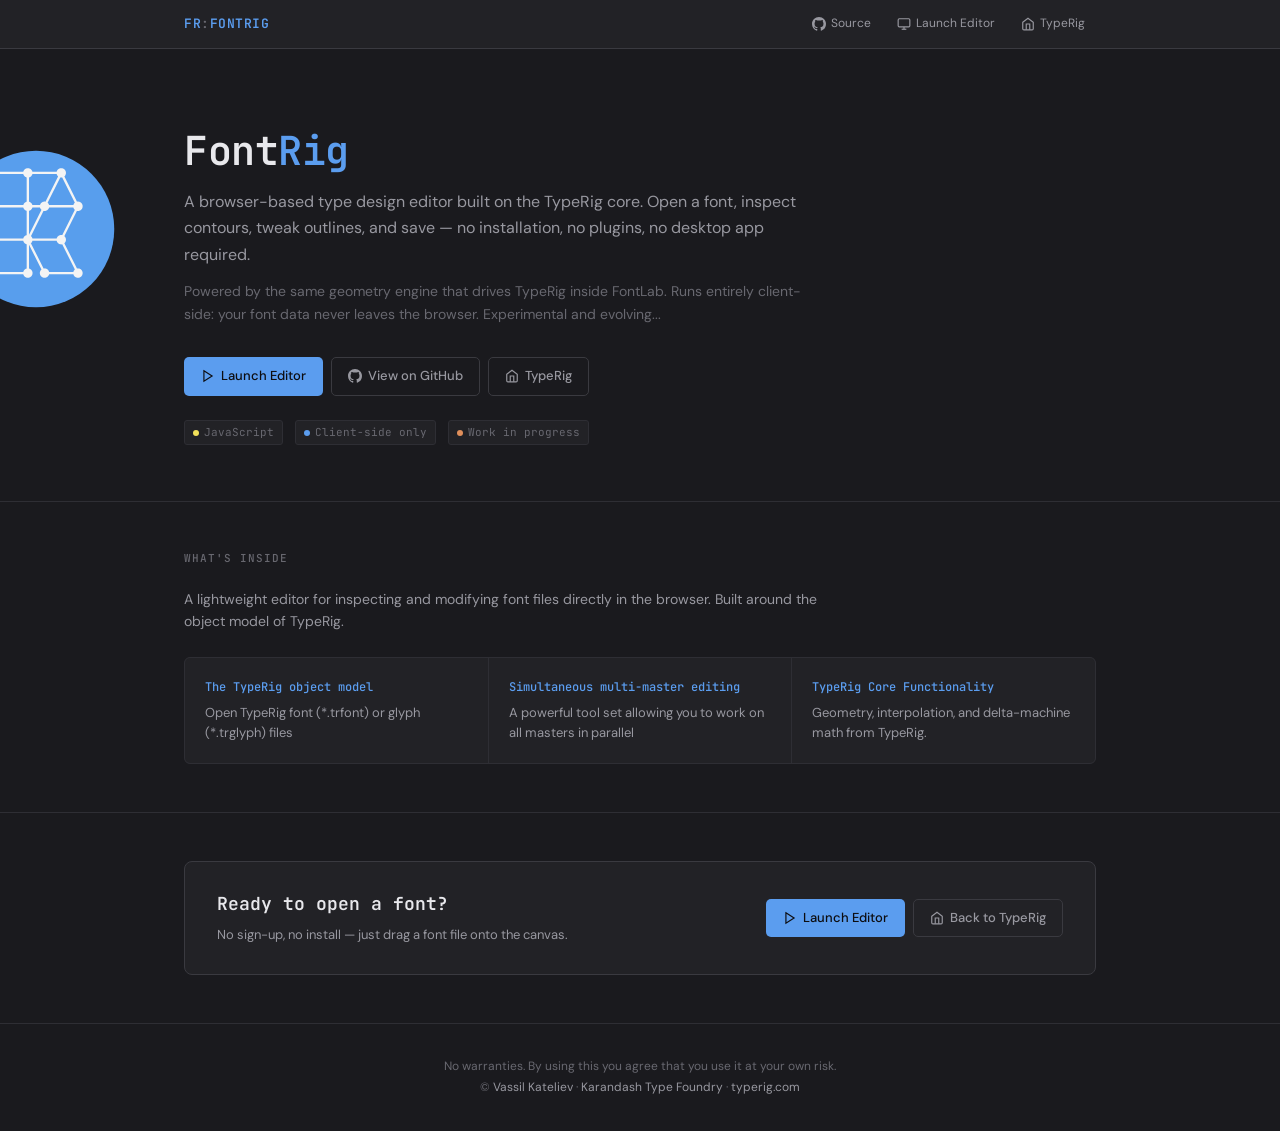
<file: index.html>
<!DOCTYPE html>
<html lang="en">
<head>
<meta charset="UTF-8">
<meta name="viewport" content="width=device-width, initial-scale=1.0">
<title>FontRig — Web Type Design Editor</title>
<meta name="description" content="Browser-based type design editor built on the TypeRig core. Load UFO/OTF/TTF fonts, inspect outlines, edit glyphs, and export — no installation required.">
<link rel="icon" type="image/svg+xml" href="editor/favicon.svg">
<link rel="preconnect" href="https://fonts.googleapis.com">
<link rel="preconnect" href="https://fonts.gstatic.com" crossorigin>
<link href="https://fonts.googleapis.com/css2?family=JetBrains+Mono:wght@300;400;500;600&family=DM+Sans:wght@400;500;600;700&display=swap" rel="stylesheet">
<style>
/* -- Variables ------------------------------------------- */
:root {
	--bg-primary: #1a1a1e;
	--bg-secondary: #222226;
	--bg-tertiary: #2a2a2e;
	--bg-hover: #333338;
	--border: #3a3a40;
	--border-subtle: #2e2e34;
	--text-primary: #e8e8ec;
	--text-secondary: #9898a0;
	--text-dim: #686870;
	--accent: #5b9def;
	--accent-dim: #3a6fb0;
	--accent-bg: rgba(91,157,239,0.08);
	--font-sans: 'DM Sans', system-ui, sans-serif;
	--font-mono: 'JetBrains Mono', 'Consolas', monospace;
}

/* -- Reset ----------------------------------------------- */
*, *::before, *::after { box-sizing: border-box; margin: 0; padding: 0; }

html {
	scroll-behavior: smooth;
	scrollbar-color: #3a3a40 transparent;
}

body {
	font-family: var(--font-sans);
	background: var(--bg-primary);
	color: var(--text-primary);
	-webkit-font-smoothing: antialiased;
	line-height: 1.6;
}

::-webkit-scrollbar { width: 6px; }
::-webkit-scrollbar-track { background: transparent; }
::-webkit-scrollbar-thumb { background: #3a3a40; border-radius: 3px; }
::-webkit-scrollbar-thumb:hover { background: #4a4a50; }

a { color: var(--accent); text-decoration: none; transition: color 0.15s; }
a:hover { color: var(--text-primary); }

/* -- Layout ---------------------------------------------- */
.wrap {
	max-width: 960px;
	margin: 0 auto;
	padding: 0 24px;
}

/* -- Header ---------------------------------------------- */
header {
	position: sticky;
	top: 0;
	z-index: 20;
	border-bottom: 1px solid var(--border);
	background: var(--bg-secondary);
}

.header-inner {
	display: flex;
	align-items: center;
	justify-content: space-between;
	height: 48px;
}

.logo {
	font-family: var(--font-mono);
	font-weight: 600;
	font-size: 13px;
	color: var(--accent);
	letter-spacing: 0.5px;
}

.logo span { color: var(--text-dim); }

nav { display: flex; gap: 4px; }

nav a {
	display: inline-flex;
	align-items: center;
	gap: 5px;
	padding: 5px 10px;
	border: 1px solid transparent;
	border-radius: 4px;
	color: var(--text-secondary);
	font-size: 12px;
	font-family: var(--font-sans);
	transition: all 0.15s;
}

nav a:hover {
	background: var(--bg-hover);
	color: var(--text-primary);
	border-color: var(--border);
}

nav a svg { width: 14px; height: 14px; flex-shrink: 0; }

/* -- Hero ------------------------------------------------ */
.hero {
	padding: 80px 0 56px;
	border-bottom: 1px solid var(--border-subtle);
}

.hero .wrap {
	position: relative;
}

.hero-logo {
	position: absolute;
	right: calc(100% + 24px);
	top: 0;
	width: 200px;
	height: 200px;
}

.hero-logo img {
	width: 100%;
	height: 100%;
	display: block;
}

.hero h1 {
	font-family: var(--font-mono);
	font-weight: 600;
	font-size: 40px;
	letter-spacing: -0.5px;
	line-height: 1.1;
	margin-bottom: 16px;
}

.hero h1 .accent { color: var(--accent); }

.hero .lead {
	font-size: 16px;
	color: var(--text-secondary);
	max-width: 640px;
	line-height: 1.65;
	margin-bottom: 12px;
}

.hero .sub {
	font-size: 14px;
	color: var(--text-dim);
	max-width: 640px;
	line-height: 1.6;
	margin-bottom: 32px;
}

.hero-actions { display: flex; gap: 8px; flex-wrap: wrap; }

.btn {
	display: inline-flex;
	align-items: center;
	gap: 6px;
	padding: 8px 16px;
	border-radius: 5px;
	font-family: var(--font-sans);
	font-size: 13px;
	font-weight: 500;
	cursor: pointer;
	transition: all 0.15s;
	border: 1px solid transparent;
}

.btn-primary {
	background: var(--accent);
	color: #0d0d10;
}

.btn-primary:hover {
	background: #6daaff;
	color: #0d0d10;
}

.btn-secondary {
	background: transparent;
	color: var(--text-secondary);
	border-color: var(--border);
}

.btn-secondary:hover {
	background: var(--bg-hover);
	color: var(--text-primary);
}

.btn svg { width: 14px; height: 14px; }

.badges {
	display: flex;
	gap: 12px;
	align-items: center;
	margin-top: 24px;
	flex-wrap: wrap;
}

.badge {
	display: inline-flex;
	align-items: center;
	gap: 5px;
	font-family: var(--font-mono);
	font-size: 11px;
	color: var(--text-dim);
	padding: 3px 8px;
	border: 1px solid var(--border-subtle);
	border-radius: 3px;
	background: var(--bg-secondary);
}

.badge .dot {
	width: 6px;
	height: 6px;
	border-radius: 50%;
	background: var(--accent);
}

.badge .dot.js  { background: #f1e05a; }
.badge .dot.wip { background: #e08f5b; }

/* -- Section shared -------------------------------------- */
.section {
	padding: 48px 0;
	border-bottom: 1px solid var(--border-subtle);
}

.section-label {
	font-family: var(--font-mono);
	font-size: 11px;
	font-weight: 500;
	color: var(--text-dim);
	letter-spacing: 1px;
	text-transform: uppercase;
	margin-bottom: 20px;
}

.section-desc {
	font-size: 14px;
	color: var(--text-secondary);
	max-width: 640px;
	line-height: 1.6;
	margin-bottom: 24px;
}

/* -- Grid cells ------------------------------------------ */
.grid-3 {
	display: grid;
	grid-template-columns: 1fr 1fr 1fr;
	gap: 1px;
	background: var(--border-subtle);
	border: 1px solid var(--border-subtle);
	border-radius: 6px;
	overflow: hidden;
}

.grid-2 {
	display: grid;
	grid-template-columns: 1fr 1fr;
	gap: 1px;
	background: var(--border-subtle);
	border: 1px solid var(--border-subtle);
	border-radius: 6px;
	overflow: hidden;
}

.cell {
	background: var(--bg-secondary);
	padding: 20px;
}

.cell h3 {
	font-family: var(--font-mono);
	font-size: 12px;
	font-weight: 500;
	color: var(--accent);
	margin-bottom: 6px;
}

.cell p {
	font-size: 13px;
	color: var(--text-secondary);
	line-height: 1.55;
}

/* -- Launch strip ---------------------------------------- */
.launch-strip {
	padding: 48px 0;
	border-bottom: 1px solid var(--border-subtle);
}

.launch-inner {
	display: flex;
	align-items: center;
	justify-content: space-between;
	gap: 24px;
	background: var(--bg-secondary);
	border: 1px solid var(--border);
	border-radius: 8px;
	padding: 28px 32px;
	flex-wrap: wrap;
}

.launch-text h2 {
	font-family: var(--font-mono);
	font-size: 18px;
	font-weight: 600;
	color: var(--text-primary);
	margin-bottom: 6px;
}

.launch-text p {
	font-size: 13px;
	color: var(--text-secondary);
}

.launch-actions { display: flex; gap: 8px; flex-wrap: wrap; }

/* -- Footer ---------------------------------------------- */
footer {
	padding: 32px 0;
	text-align: center;
}

footer p {
	font-size: 12px;
	color: var(--text-dim);
	line-height: 1.8;
}

footer a { color: var(--text-secondary); }

/* -- Responsive ------------------------------------------ */
@media (max-width: 640px) {
	.hero h1 { font-size: 28px; }
	.hero-logo {
		position: static;
		width: 80px;
		height: 80px;
		margin-bottom: 16px;
	}
	.grid-3 { grid-template-columns: 1fr; }
	.grid-2 { grid-template-columns: 1fr; }
	.badges { flex-wrap: wrap; }
	nav { gap: 2px; }
	nav a { padding: 5px 6px; font-size: 11px; }
	.launch-inner { flex-direction: column; align-items: flex-start; }
}
</style>
</head>
<body>

<!-- Header -->
<header>
	<div class="wrap header-inner">
		<a href="#" class="logo">FR<span>:</span>FONTRIG</a>
		<nav>
			<a href="https://github.com/kateliev/FontRig" target="_blank" rel="noopener">
				<svg viewBox="0 0 24 24" fill="currentColor"><path d="M12 0C5.37 0 0 5.37 0 12c0 5.31 3.435 9.795 8.205 11.385.6.105.825-.255.825-.57 0-.285-.015-1.23-.015-2.235-3.015.555-3.795-.735-4.035-1.41-.135-.345-.72-1.41-1.23-1.695-.42-.225-1.02-.78-.015-.795.945-.015 1.62.87 1.845 1.23 1.08 1.815 2.805 1.305 3.495.99.105-.78.42-1.305.765-1.605-2.67-.3-5.46-1.335-5.46-5.925 0-1.305.465-2.385 1.23-3.225-.12-.3-.54-1.53.12-3.18 0 0 1.005-.315 3.3 1.23.96-.27 1.98-.405 3-.405s2.04.135 3 .405c2.295-1.56 3.3-1.23 3.3-1.23.66 1.65.24 2.88.12 3.18.765.84 1.23 1.905 1.23 3.225 0 4.605-2.805 5.625-5.475 5.925.435.375.81 1.095.81 2.22 0 1.605-.015 2.895-.015 3.3 0 .315.225.69.825.57A12.02 12.02 0 0024 12c0-6.63-5.37-12-12-12z"/></svg>
				Source
			</a>
			<a href="editor/index.html">
				<svg viewBox="0 0 24 24" fill="none" stroke="currentColor" stroke-width="2"><rect x="2" y="3" width="20" height="14" rx="2"/><line x1="8" y1="21" x2="16" y2="21"/><line x1="12" y1="17" x2="12" y2="21"/></svg>
				Launch Editor
			</a>
			<a href="https://github.com/kateliev/TypeRig" target="_blank" rel="noopener">
				<svg viewBox="0 0 24 24" fill="none" stroke="currentColor" stroke-width="2"><path d="M3 9l9-7 9 7v11a2 2 0 01-2 2H5a2 2 0 01-2-2z"/><polyline points="9 22 9 12 15 12 15 22"/></svg>
				TypeRig
			</a>
		</nav>
	</div>
</header>

<!-- Hero -->
<section class="hero">
	<div class="wrap">
		<div class="hero-logo">
			<img src="editor/assets/image/typerig-logo-blue.svg" alt="FontRig logo">
		</div>
		<h1>Font<span class="accent">Rig</span></h1>
		<p class="lead">
			A browser-based type design editor built on the TypeRig core.
			Open a font, inspect contours, tweak outlines, and save &mdash;
			no installation, no plugins, no desktop app required.
		</p>
		<p class="sub">
			Powered by the same geometry engine that drives TypeRig inside FontLab.
			Runs entirely client-side: your font data never leaves the browser.
			Experimental and evolving...
		</p>
		<div class="hero-actions">
			<a class="btn btn-primary" href="editor/index.html">
				<svg viewBox="0 0 24 24" fill="none" stroke="currentColor" stroke-width="2"><polygon points="5 3 19 12 5 21 5 3"/></svg>
				Launch Editor
			</a>
			<a class="btn btn-secondary" href="https://github.com/kateliev/FontRig" target="_blank" rel="noopener">
				<svg viewBox="0 0 24 24" fill="currentColor"><path d="M12 0C5.37 0 0 5.37 0 12c0 5.31 3.435 9.795 8.205 11.385.6.105.825-.255.825-.57 0-.285-.015-1.23-.015-2.235-3.015.555-3.795-.735-4.035-1.41-.135-.345-.72-1.41-1.23-1.695-.42-.225-1.02-.78-.015-.795.945-.015 1.62.87 1.845 1.23 1.08 1.815 2.805 1.305 3.495.99.105-.78.42-1.305.765-1.605-2.67-.3-5.46-1.335-5.46-5.925 0-1.305.465-2.385 1.23-3.225-.12-.3-.54-1.53.12-3.18 0 0 1.005-.315 3.3 1.23.96-.27 1.98-.405 3-.405s2.04.135 3 .405c2.295-1.56 3.3-1.23 3.3-1.23.66 1.65.24 2.88.12 3.18.765.84 1.23 1.905 1.23 3.225 0 4.605-2.805 5.625-5.475 5.925.435.375.81 1.095.81 2.22 0 1.605-.015 2.895-.015 3.3 0 .315.225.69.825.57A12.02 12.02 0 0024 12c0-6.63-5.37-12-12-12z"/></svg>
				View on GitHub
			</a>
			<a class="btn btn-secondary" href="https://github.com/kateliev/TypeRig" target="_blank" rel="noopener">
				<svg viewBox="0 0 24 24" fill="none" stroke="currentColor" stroke-width="2"><path d="M3 9l9-7 9 7v11a2 2 0 01-2 2H5a2 2 0 01-2-2z"/><polyline points="9 22 9 12 15 12 15 22"/></svg>
				TypeRig
			</a>
		</div>
		<div class="badges">
			<span class="badge"><span class="dot js"></span>JavaScript</span>
			<span class="badge"><span class="dot"></span>Client-side only</span>
			<span class="badge"><span class="dot wip"></span>Work in progress</span>
		</div>
	</div>
</section>

<!-- Features -->
<section class="section" id="features">
	<div class="wrap">
		<div class="section-label">What's inside</div>
		<p class="section-desc">
			A lightweight editor for inspecting and modifying font files directly in the browser.
			Built around the object model of TypeRig.
		</p>
		<div class="grid-3">
			<div class="cell">
				<h3>The TypeRig object model </h3>
				<p>Open TypeRig font (*.trfont) or glyph (*.trglyph) files</p>
			</div>
			<div class="cell">
				<h3>Simultaneous multi-master editing</h3>
				<p>A powerful tool set allowing you to work on all masters in parallel</p>
			</div>
			<div class="cell">
				<h3>TypeRig Core Functionality</h3>
				<p>Geometry, interpolation, and delta-machine math from TypeRig.</p>
			</div>
		</div>
	</div>
</section>

<!-- Launch strip -->
<section class="launch-strip">
	<div class="wrap">
		<div class="launch-inner">
			<div class="launch-text">
				<h2>Ready to open a font?</h2>
				<p>No sign-up, no install &mdash; just drag a font file onto the canvas.</p>
			</div>
			<div class="launch-actions">
				<a class="btn btn-primary" href="editor/index.html">
					<svg viewBox="0 0 24 24" fill="none" stroke="currentColor" stroke-width="2"><polygon points="5 3 19 12 5 21 5 3"/></svg>
					Launch Editor
				</a>
				<a class="btn btn-secondary" href="https://github.com/kateliev/TypeRig" target="_blank" rel="noopener">
					<svg viewBox="0 0 24 24" fill="none" stroke="currentColor" stroke-width="2"><path d="M3 9l9-7 9 7v11a2 2 0 01-2 2H5a2 2 0 01-2-2z"/><polyline points="9 22 9 12 15 12 15 22"/></svg>
					Back to TypeRig
				</a>
			</div>
		</div>
	</div>
</section>

<!-- Footer -->
<footer>
	<div class="wrap">
		<p>No warranties. By using this you agree that you use it at your own risk.</p>
		<p>&copy; <a href="https://www.kateliev.com">Vassil Kateliev</a> &middot; <a href="https://www.karandash.eu">Karandash Type Foundry</a> &middot; <a href="https://github.com/kateliev/TypeRig">typerig.com</a></p>
	</div>
</footer>

</body>
</html>
</file>
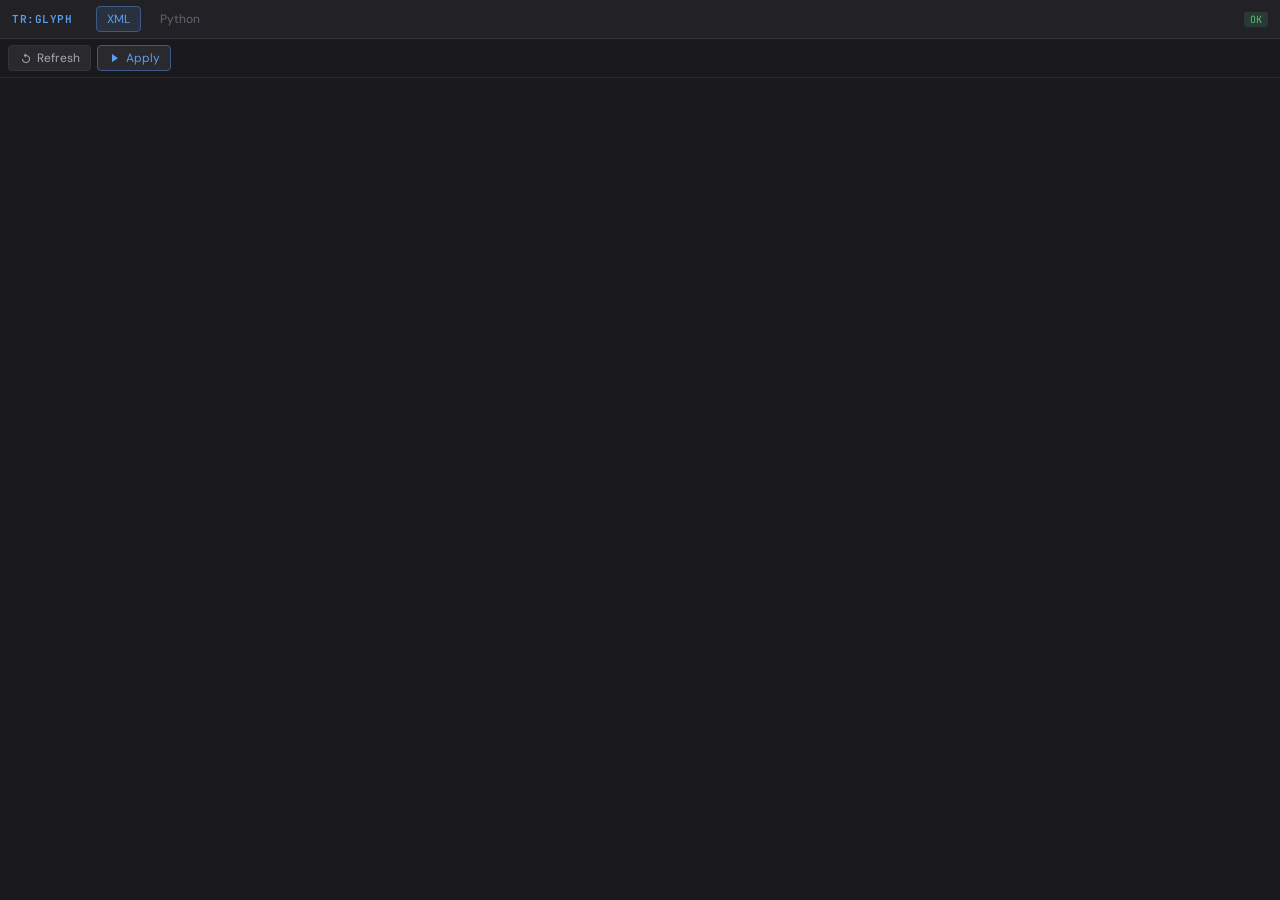
<file: editor/panel.html>
<!DOCTYPE html>
<html lang="en">
<head>
<meta charset="UTF-8">
<title>TR:EDIT | Console Panel</title>
<style>
	@font-face {
		font-family: 'TypeRig Icons';
		src: url('typerig-icons.ttf') format('truetype');
		font-weight: normal;
		font-style: normal;
		font-feature-settings: 'rlig' 1;
	}

	:root {
		--bg-primary: #1a1a1e;
		--bg-secondary: #222226;
		--bg-tertiary: #2a2a2e;
		--bg-hover: #2e2e34;
		--text-primary: #e8e8ec;
		--text-secondary: #a8a8b0;
		--text-dim: #666670;
		--border: #333338;
		--border-subtle: #2a2a30;
		--accent: #5b9def;
		--accent-dim: #3a5a8a;
		--accent-bg: rgba(91,157,239,0.12);
		--error-bg: rgba(220,60,60,0.08);
		--error-border: rgba(220,60,60,0.25);
	}

	* { margin: 0; padding: 0; box-sizing: border-box; }

	body {
		background: var(--bg-primary);
		color: var(--text-primary);
		font-family: 'DM Sans', 'Inter', 'Segoe UI', sans-serif;
		height: 100vh;
		display: flex;
		flex-direction: column;
		overflow: hidden;
	}

	/* -- Header --------------------------------------------------- */
	#panel-header {
		display: flex;
		align-items: center;
		gap: 8px;
		padding: 6px 12px;
		background: var(--bg-secondary);
		border-bottom: 1px solid var(--border);
	}

	#panel-header .logo {
		font-family: 'JetBrains Mono', monospace;
		font-weight: 600;
		font-size: 11px;
		color: var(--accent);
		letter-spacing: 0.5px;
	}

	.panel-tab {
		padding: 4px 10px;
		background: transparent;
		border: 1px solid transparent;
		border-radius: 4px;
		color: var(--text-dim);
		font-family: 'DM Sans', sans-serif;
		font-size: 12px;
		cursor: pointer;
	}

	.panel-tab:hover { color: var(--text-secondary); }
	.panel-tab.active {
		background: var(--accent-bg);
		color: var(--accent);
		border-color: var(--accent-dim);
	}

	.panel-info {
		margin-left: auto;
		font: 10px 'JetBrains Mono', monospace;
		color: var(--text-dim);
	}

	.parse-status { padding: 1px 6px; border-radius: 3px; font-size: 10px; }
	.parse-status.ok { background: rgba(80,200,120,0.15); color: #50c878; }
	.parse-status.error { background: rgba(220,60,60,0.15); color: #dc3c3c; }

	#glyph-label {
		font: 11px 'JetBrains Mono', monospace;
		color: var(--text-secondary);
		margin-left: 8px;
	}

	/* -- Content -------------------------------------------------- */
	#panel-body {
		flex: 1;
		display: flex;
		flex-direction: column;
		overflow: hidden;
	}

	.panel-content {
		display: none;
		flex: 1;
		flex-direction: column;
		overflow: hidden;
	}

	.panel-content.active {
		display: flex;
	}

	/* -- XML tab -------------------------------------------------- */
	#xml-actions {
		display: flex;
		gap: 6px;
		padding: 6px 8px;
		border-bottom: 1px solid var(--border-subtle);
	}

	.xml-btn {
		display: inline-flex;
		align-items: center;
		gap: 4px;
		padding: 4px 10px;
		background: var(--bg-tertiary);
		border: 1px solid var(--border);
		border-radius: 4px;
		color: var(--text-secondary);
		font: 12px 'DM Sans', sans-serif;
		cursor: pointer;
	}

	.xml-btn:hover { background: var(--bg-hover); color: var(--text-primary); }
	.xml-btn--primary { border-color: var(--accent-dim); color: var(--accent); }
	.xml-btn--primary:hover { background: var(--accent-bg); }

	.tri {
		font-family: 'TypeRig Icons';
		font-size: 14px;
		line-height: 1;
		font-style: normal;
		font-weight: normal;
	}

	#xml-content {
		flex: 1;
		background: var(--bg-primary);
		color: var(--text-primary);
		border: none;
		padding: 8px;
		font: 11px/1.65 'JetBrains Mono', monospace;
		resize: none;
		outline: none;
		tab-size: 2;
		overflow: auto;
	}

	#xml-content.has-error {
		background: var(--error-bg);
		border-left: 2px solid var(--error-border);
	}

	/* -- Python tab ----------------------------------------------- */
	#py-output {
		flex: 1;
		overflow-y: auto;
		padding: 8px;
		font: 11px/1.5 'JetBrains Mono', monospace;
		color: var(--text-secondary);
		white-space: pre-wrap;
		word-break: break-all;
	}

	.py-entry { margin-bottom: 4px; }
	.py-input { color: #7cb3f0; }
	.py-output { color: var(--text-secondary); }
	.py-error { color: #e06060; }
	.py-info { color: var(--text-dim); font-style: italic; }

	#py-input-wrap {
		border-top: 1px solid var(--border);
		padding: 6px 8px;
	}

	#py-input {
		width: 100%;
		background: var(--bg-tertiary);
		color: var(--text-primary);
		border: 1px solid var(--border);
		border-radius: 4px;
		padding: 6px 8px;
		font: 11px/1.4 'JetBrains Mono', monospace;
		resize: vertical;
		min-height: 28px;
		outline: none;
	}

	#py-input:focus { border-color: var(--accent-dim); }

	#py-input-actions {
		display: flex;
		align-items: center;
		gap: 6px;
		margin-top: 4px;
	}

	.py-btn {
		padding: 3px 8px;
		background: var(--bg-tertiary);
		border: 1px solid var(--border);
		border-radius: 4px;
		color: var(--text-secondary);
		font: 11px 'DM Sans', sans-serif;
		cursor: pointer;
	}
	.py-btn:hover { background: var(--bg-hover); }
	.py-btn--primary { border-color: var(--accent-dim); color: var(--accent); }

	.hint {
		font: 10px 'JetBrains Mono', monospace;
		color: var(--text-dim);
		margin-left: auto;
	}

	.py-status {
		font: 10px 'JetBrains Mono', monospace;
		color: var(--text-dim);
	}
	.py-status--running { color: var(--accent); }

	/* -- Disconnected overlay ------------------------------------- */
	#disconnected {
		display: none;
		position: fixed;
		inset: 0;
		background: rgba(0,0,0,0.7);
		z-index: 100;
		justify-content: center;
		align-items: center;
	}

	#disconnected.visible { display: flex; }

	#disconnected .msg {
		background: var(--bg-secondary);
		border: 1px solid var(--border);
		border-radius: 8px;
		padding: 24px 32px;
		text-align: center;
		color: var(--text-secondary);
		font: 13px 'DM Sans', sans-serif;
	}
</style>
<link href="https://fonts.googleapis.com/css2?family=DM+Sans:wght@400;500;600&family=JetBrains+Mono:wght@400;500&display=swap" rel="stylesheet">
</head>
<body>

<div id="panel-header">
	<span class="logo">TR:GLYPH</span>
	<span id="glyph-label"></span>
	<button class="panel-tab active" data-panel="xml">XML</button>
	<button class="panel-tab" data-panel="python">Python</button>
	<span class="panel-info">
		<span id="node-count"></span>
		<span class="parse-status ok" id="parse-status">OK</span>
	</span>
</div>

<div id="panel-body">
	<!-- XML tab -->
	<div id="xml-tab" class="panel-content active">
		<div id="xml-actions">
			<button class="xml-btn" id="xml-refresh-btn"><span class="tri">refresh</span> Refresh</button>
			<button class="xml-btn xml-btn--primary" id="xml-apply-btn"><span class="tri">action_play</span> Apply</button>
		</div>
		<textarea id="xml-content" spellcheck="false" autocomplete="off" autocorrect="off" autocapitalize="off"></textarea>
	</div>

	<!-- Python tab -->
	<div id="python-tab" class="panel-content">
		<div id="py-output"></div>
		<div id="py-input-wrap">
			<textarea id="py-input" rows="1" placeholder="Shift+Enter to run" spellcheck="false" autocomplete="off" autocorrect="off" autocapitalize="off"></textarea>
			<div id="py-input-actions">
				<span class="py-status py-status--idle" id="py-status">Via main window</span>
			</div>
		</div>
	</div>
</div>

<div id="disconnected">
	<div class="msg">Main window closed.<br>This panel will close automatically.</div>
</div>

<script>
'use strict';

var CHANNEL_NAME = 'trv-panel-bridge';
var channel = null;
var xmlContent = document.getElementById('xml-content');
var nodeCount = document.getElementById('node-count');
var parseStatus = document.getElementById('parse-status');
var glyphLabel = document.getElementById('glyph-label');

// -- Line maps for selection highlighting ---------------------------
var xmlLineNodeMap = {};
var xmlNodeLineMap = {};

function rebuildLineMaps(text) {
	xmlLineNodeMap = {};
	xmlNodeLineMap = {};
	var lines = text.split('\n');
	var globalContourIdx = 0, nodeIdx = 0, inContour = false;
	for (var i = 0; i < lines.length; i++) {
		var line = lines[i].trim();
		if (line.startsWith('<contour')) { inContour = true; nodeIdx = 0; }
		else if (line === '</contour>') { if (inContour) globalContourIdx++; inContour = false; }
		else if (inContour && line.startsWith('<node ')) {
			var id = 'c' + globalContourIdx + '_n' + nodeIdx;
			xmlLineNodeMap[i] = id;
			xmlNodeLineMap[id] = i;
			nodeIdx++;
		}
	}
}

function highlightNode(nodeId) {
	var lineIdx = xmlNodeLineMap[nodeId];
	if (lineIdx === undefined) return;
	var text = xmlContent.value;
	var lines = text.split('\n');
	var charStart = 0;
	for (var i = 0; i < lineIdx; i++) charStart += lines[i].length + 1;
	var charEnd = charStart + (lines[lineIdx] || '').length;
	xmlContent.focus();
	xmlContent.setSelectionRange(charStart, charEnd);
	var lineHeight = 11 * 1.65;
	xmlContent.scrollTop = Math.max(0, lineIdx * lineHeight - xmlContent.clientHeight / 2);
}

// -- BroadcastChannel -----------------------------------------------
try {
	channel = new BroadcastChannel(CHANNEL_NAME);
} catch (e) {
	// file:// protocol fallback - try opener
	console.warn('BroadcastChannel not available, falling back to opener');
}

function send(msg) {
	if (channel) {
		channel.postMessage(msg);
	} else if (window.opener) {
		window.opener.postMessage(msg, '*');
	}
}

function onMessage(msg) {
	if (msg.type === 'stateUpdate') {
		xmlContent.value = msg.xml || '';
		rebuildLineMaps(msg.xml || '');
		glyphLabel.textContent = msg.glyphName + (msg.activeLayer ? ' / ' + msg.activeLayer : '');
		if (msg.nodeCount) {
			nodeCount.textContent = msg.nodeCount.on + ' on / ' + msg.nodeCount.off + ' off';
		}
		parseStatus.textContent = 'OK';
		parseStatus.className = 'parse-status ok';
		xmlContent.classList.remove('has-error');
	} else if (msg.type === 'selectionChanged') {
		if (msg.ids && msg.ids.length > 0) highlightNode(msg.ids[0]);
	}
}

if (channel) {
	channel.onmessage = function(e) { onMessage(e.data); };
}

// file:// fallback
window.addEventListener('message', function(e) {
	if (e.data && e.data.type) onMessage(e.data);
});

// Notify main window we're ready
send({ type: 'panelReady' });

// -- Refresh / Apply buttons ----------------------------------------
document.getElementById('xml-refresh-btn').addEventListener('click', function() {
	send({ type: 'xmlRefresh' });
});

document.getElementById('xml-apply-btn').addEventListener('click', function() {
	send({ type: 'xmlApply', xml: xmlContent.value });
});

// Ctrl+Enter in textarea → Apply
xmlContent.addEventListener('keydown', function(e) {
	if (e.key === 'Enter' && (e.ctrlKey || e.metaKey)) {
		e.preventDefault();
		send({ type: 'xmlApply', xml: xmlContent.value });
	}
});

// -- Tab switching --------------------------------------------------
var tabs = document.querySelectorAll('.panel-tab');
for (var i = 0; i < tabs.length; i++) {
	tabs[i].addEventListener('click', function() {
		for (var j = 0; j < tabs.length; j++) tabs[j].classList.remove('active');
		this.classList.add('active');
		var panel = this.dataset.panel;
		document.getElementById('xml-tab').classList.toggle('active', panel === 'xml');
		document.getElementById('python-tab').classList.toggle('active', panel === 'python');
	});
}

// -- Connection monitoring ------------------------------------------
var checkInterval = setInterval(function() {
	// If opened via window.open, check if opener is gone
	if (window.opener && window.opener.closed) {
		document.getElementById('disconnected').classList.add('visible');
		clearInterval(checkInterval);
		setTimeout(function() { window.close(); }, 2000);
	}
}, 1000);

// -- Notify on close ------------------------------------------------
window.addEventListener('beforeunload', function() {
	send({ type: 'panelClosed' });
});

// -- Python execution via bridge ------------------------------------
var pyInput = document.getElementById('py-input');
var pyOutput = document.getElementById('py-output');
var pyStatus = document.getElementById('py-status');
var pyHistory = [];
var pyHistoryIdx = -1;
var pyExecuteId = 0;

function pyAppendOutput(text, type) {
	var entry = document.createElement('div');
	entry.className = 'py-entry py-' + (type || 'output');
	entry.textContent = text;
	pyOutput.appendChild(entry);
	pyOutput.scrollTop = pyOutput.scrollHeight;
}

function pyExecute() {
	var code = pyInput.value.trim();
	if (!code) return;

	// Show input in output
	var lines = code.split('\n');
	var formatted = lines.map(function(line, i) {
		return (i === 0 ? '>>> ' : '... ') + line;
	}).join('\n');
	pyAppendOutput(formatted, 'input');

	// Save to history
	pyHistory.push(code);
	pyHistoryIdx = pyHistory.length;

	// Send to main window
	var id = ++pyExecuteId;
	pyStatus.textContent = 'Running...';
	pyStatus.className = 'py-status py-status--running';
	send({ type: 'pyExecute', code: code, id: id });

	pyInput.value = '';
	pyInput.style.height = 'auto';
}

function onPyResult(msg) {
	pyStatus.textContent = 'Via main window';
	pyStatus.className = 'py-status py-status--idle';

	if (msg.output) {
		pyAppendOutput(msg.output, 'output');
	}

	if (msg.error) {
		pyAppendOutput(msg.error, 'error');
	}

	if (msg.glyphChanged) {
		pyAppendOutput('↻ glyph updated in viewer', 'info');
	}
}

// Intercept pyResult messages in onMessage
var origOnMessage = onMessage;
onMessage = function(msg) {
	origOnMessage(msg);

	if (msg.type === 'pyResult') {
		onPyResult(msg);
	}
};

// Python input handling
pyInput.addEventListener('keydown', function(e) {
	if (e.key === 'Enter' && e.shiftKey) {
		e.preventDefault();
		pyExecute();
	}

	// Arrow up - history
	if (e.key === 'ArrowUp' && !e.shiftKey && pyInput.value.indexOf('\n') === -1) {
		var pos = pyInput.selectionStart;
		if (pos === 0 && pyHistory.length > 0) {
			e.preventDefault();
			if (pyHistoryIdx > 0) pyHistoryIdx--;
			pyInput.value = pyHistory[pyHistoryIdx] || '';
			pyInput.style.height = 'auto';
			pyInput.style.height = Math.min(pyInput.scrollHeight, 160) + 'px';
		}
	}

	// Arrow down - history
	if (e.key === 'ArrowDown' && !e.shiftKey && pyInput.value.indexOf('\n') === -1) {
		var pos = pyInput.selectionStart;
		if (pos === pyInput.value.length && pyHistory.length > 0) {
			e.preventDefault();
			pyHistoryIdx++;
			if (pyHistoryIdx >= pyHistory.length) {
				pyHistoryIdx = pyHistory.length;
				pyInput.value = '';
			} else {
				pyInput.value = pyHistory[pyHistoryIdx] || '';
			}
			pyInput.style.height = 'auto';
			pyInput.style.height = Math.min(pyInput.scrollHeight, 160) + 'px';
		}
	}
});

pyInput.addEventListener('input', function() {
	this.style.height = 'auto';
	this.style.height = Math.min(this.scrollHeight, 160) + 'px';
});
</script>
</body>
</html>
</file>
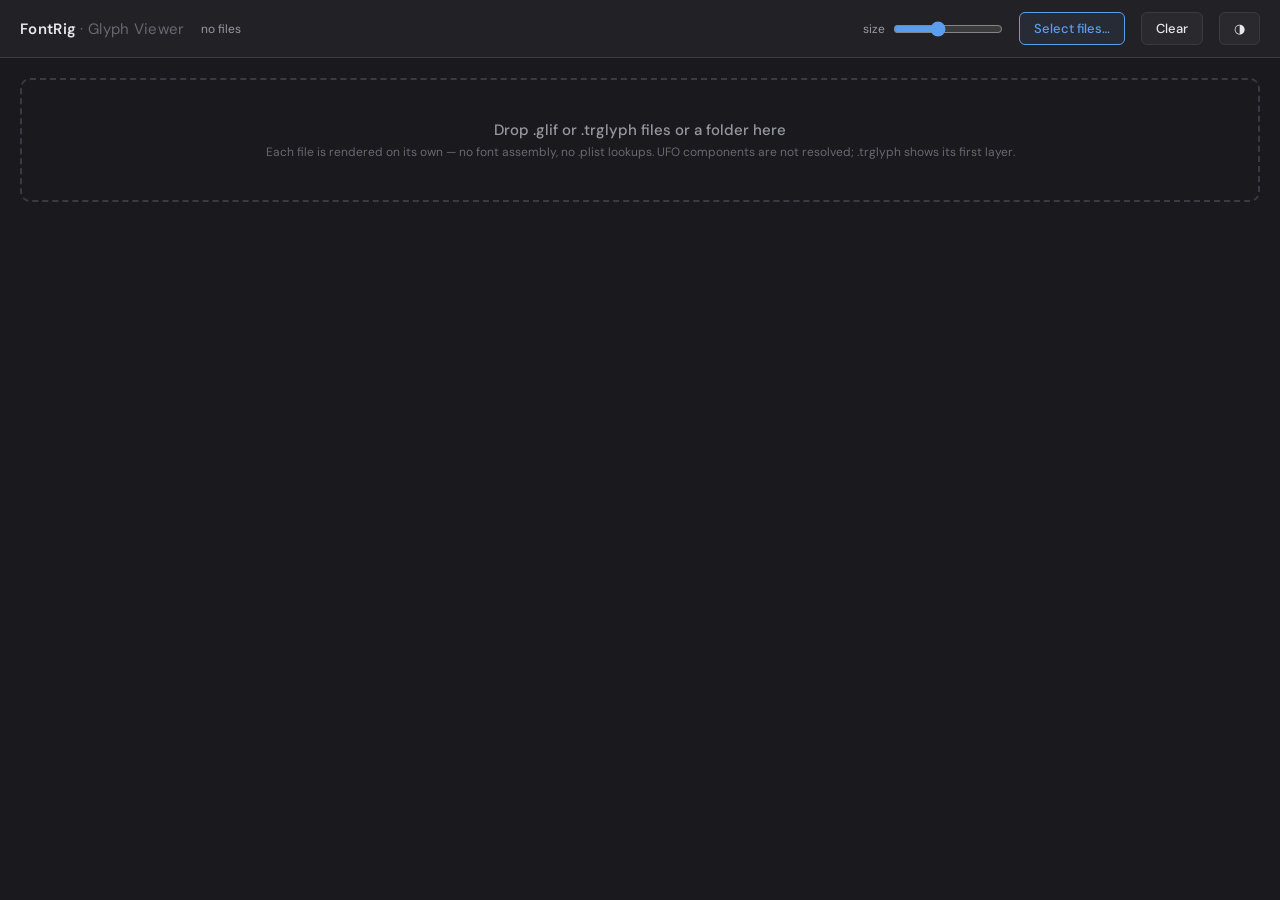
<file: tools/fr-glif-viewer.html>
<!DOCTYPE html>
<html lang="en" data-theme="dark">
<head>
<meta charset="UTF-8">
<meta name="viewport" content="width=device-width, initial-scale=1.0">
<title>FontRig · Glyph Viewer</title>
<link rel="icon" href="../editor/favicon.svg">
<style>
/* Reuse the FontRig editor design tokens so this matches the app.
   Kept inline so the tool is a single independent file. */
@import url('https://fonts.googleapis.com/css2?family=IBM+Plex+Mono:wght@400;500&family=DM+Sans:wght@400;500;600;700&display=swap');

:root {
	--bg-primary: #1a1a1e;
	--bg-secondary: #222226;
	--bg-tertiary: #2a2a2e;
	--bg-hover: #333338;
	--border: #3a3a40;
	--border-subtle: #2e2e34;
	--text-primary: #e8e8ec;
	--text-secondary: #9898a0;
	--text-dim: #686870;
	--accent: #5b9def;
	--accent-bg: rgba(91,157,239,0.08);
	--outline-fill: rgba(200,200,210,0.12);
	--outline-stroke: #c8c8d2;
	--danger: #ff6b6b;
	--mono: 'IBM Plex Mono', monospace;
}
[data-theme="light"] {
	--bg-primary: #fafafa;
	--bg-secondary: #ffffff;
	--bg-tertiary: #f0f0f0;
	--bg-hover: #e5e5e5;
	--border: #d0d0d0;
	--border-subtle: #e5e5e5;
	--text-primary: #383a42;
	--text-secondary: #696c77;
	--text-dim: #a0a1a7;
	--accent: #4078f2;
	--accent-bg: rgba(64,120,242,0.08);
	--outline-fill: rgba(56,58,66,0.08);
	--outline-stroke: #383a42;
	--danger: #e45649;
}

*, *::before, *::after { box-sizing: border-box; margin: 0; padding: 0; }

body {
	font-family: 'DM Sans', sans-serif;
	background: var(--bg-primary);
	color: var(--text-primary);
	min-height: 100vh;
	-webkit-font-smoothing: antialiased;
}

::-webkit-scrollbar { width: 8px; height: 8px; }
::-webkit-scrollbar-thumb { background: var(--border); border-radius: 4px; }

/* -- Header / toolbar -- */
header {
	display: flex;
	align-items: center;
	gap: 16px;
	flex-wrap: wrap;
	padding: 12px 20px;
	background: var(--bg-secondary);
	border-bottom: 1px solid var(--border);
	position: sticky;
	top: 0;
	z-index: 10;
}
h1 {
	font-size: 15px;
	font-weight: 600;
	letter-spacing: 0.3px;
}
h1 .dim { color: var(--text-dim); font-weight: 400; }
.spacer { flex: 1; }

.btn {
	font-family: inherit;
	font-size: 13px;
	font-weight: 500;
	color: var(--text-primary);
	background: var(--bg-tertiary);
	border: 1px solid var(--border);
	border-radius: 6px;
	padding: 7px 14px;
	cursor: pointer;
	transition: background 0.12s, border-color 0.12s;
}
.btn:hover { background: var(--bg-hover); border-color: var(--accent); }
.btn.primary { background: var(--accent-bg); border-color: var(--accent); color: var(--accent); }
.count { font-size: 12px; color: var(--text-secondary); }

label.size {
	display: flex; align-items: center; gap: 8px;
	font-size: 12px; color: var(--text-secondary);
}
input[type=range] { accent-color: var(--accent); width: 110px; }

/* -- Layer dropdowns -- */
select {
	font-family: var(--mono);
	font-size: 12px;
	color: var(--text-primary);
	background: var(--bg-tertiary);
	border: 1px solid var(--border);
	border-radius: 6px;
	padding: 6px 8px;
	cursor: pointer;
	max-width: 100%;
}
select:hover { border-color: var(--accent); }
#globalLayer { color: var(--accent); }
.layer-bar { padding: 8px 11px 0; }
.layer-pick { width: 100%; font-size: 11px; padding: 4px 6px; }

/* -- Dropzone -- */
#dropzone {
	margin: 20px;
	border: 2px dashed var(--border);
	border-radius: 10px;
	padding: 40px 20px;
	text-align: center;
	color: var(--text-secondary);
	transition: border-color 0.15s, background 0.15s;
}
#dropzone.hot { border-color: var(--accent); background: var(--accent-bg); color: var(--text-primary); }
#dropzone .big { font-size: 15px; font-weight: 500; margin-bottom: 4px; }
#dropzone .small { font-size: 12px; color: var(--text-dim); }

/* -- Grid of glyph cards -- */
#grid {
	display: grid;
	grid-template-columns: repeat(auto-fill, minmax(var(--card, 180px), 1fr));
	gap: 14px;
	padding: 0 20px 40px;
}
.card {
	background: var(--bg-secondary);
	border: 1px solid var(--border-subtle);
	border-radius: 8px;
	overflow: hidden;
	display: flex;
	flex-direction: column;
}
.render {
	background: var(--bg-tertiary);
	border-bottom: 1px solid var(--border-subtle);
	aspect-ratio: 1 / 1;
	display: flex;
	align-items: center;
	justify-content: center;
	padding: 10px;
}
.render svg { width: 100%; height: 100%; display: block; }
.render.empty { color: var(--text-dim); font-size: 12px; font-style: italic; }
.render.error { color: var(--danger); font-size: 11px; text-align: center; padding: 14px; font-family: var(--mono); overflow: auto; }

.meta { padding: 9px 11px; display: flex; flex-direction: column; gap: 3px; min-width: 0; }
.fname {
	font-family: var(--mono);
	font-size: 12px;
	font-weight: 500;
	color: var(--text-primary);
	word-break: break-all;
}
.fpath {
	font-family: var(--mono);
	font-size: 10px;
	color: var(--text-dim);
	word-break: break-all;
	line-height: 1.4;
}
.info { font-size: 10.5px; color: var(--text-secondary); display: flex; flex-wrap: wrap; gap: 4px 10px; margin-top: 2px; }
.info b { color: var(--text-primary); font-weight: 600; }
.info .fmt { color: var(--accent); font-family: var(--mono); font-size: 9.5px; letter-spacing: 0.2px; }
.warn { font-size: 10px; color: var(--danger); margin-top: 2px; }
</style>
</head>
<body>
<header>
	<h1>FontRig <span class="dim">· Glyph Viewer</span></h1>
	<span class="count" id="count">no files</span>
	<div class="spacer"></div>
	<span id="globalLayerWrap" hidden>
		<select id="globalLayer" title="Layer for all .trglyph cards"><option value="">Layer: first</option></select>
	</span>
	<label class="size">size
		<input type="range" id="sizeRange" min="90" max="320" value="180" step="10">
	</label>
	<button class="btn primary" id="pick">Select files…</button>
	<button class="btn" id="clear">Clear</button>
	<button class="btn" id="theme" title="Toggle light/dark">◑</button>
	<input type="file" id="file" accept=".glif,.trglyph,application/xml,text/xml" multiple hidden>
</header>

<div id="dropzone">
	<div class="big">Drop .glif or .trglyph files or a folder here</div>
	<div class="small">Each file is rendered on its own — no font assembly, no .plist lookups. UFO components are not resolved; .trglyph shows its first layer.</div>
</div>

<div id="grid"></div>

<script>
'use strict';

const grid = document.getElementById('grid');
const dropzone = document.getElementById('dropzone');
const countEl = document.getElementById('count');
const fileInput = document.getElementById('file');
const globalLayer = document.getElementById('globalLayer');
const globalLayerWrap = document.getElementById('globalLayerWrap');

// Global layer picker: apply to every .trglyph card that has that layer.
globalLayer.addEventListener('change', () => {
	const g = globalLayer.value;
	for (const e of cards) {
		if (!e.model.isTR) continue;
		if (!g) renderCard(e, e.model.layers[0].name);
		else if (e.model.layers.some(L => L.name === g)) renderCard(e, g);
		// If this file lacks the chosen layer, leave it on its current one.
	}
});

// ---------------------------------------------------------------
// Each file is treated as a standalone image — no outside references.
// Two formats are auto-detected by content:
//   UFO .glif      -> <glyph><outline><contour><point>
//   FontRig .trglyph -> <glyph><layer><shape><contour><node>
// ---------------------------------------------------------------
function parseGlyphRoot(xml) {
	const doc = new DOMParser().parseFromString(xml, 'text/xml');
	if (doc.querySelector('parsererror')) throw new Error('XML parse error');
	const g = doc.querySelector('glyph');
	if (!g) throw new Error('no <glyph> element');
	return g;
}

function buildGlyph(xml) {
	const g = parseGlyphRoot(xml);
	return g.querySelector(':scope > layer') ? buildTrglyph(g) : buildGlif(g);
}

// -- UFO .glif ---------------------------------------------------
function buildGlif(g) {
	const unicodes = [...g.querySelectorAll('unicode')]
		.map(u => u.getAttribute('hex')).filter(Boolean);
	const adv = g.querySelector('advance');
	const advance = adv ? parseFloat(adv.getAttribute('width') || '0') : null;

	const pts = [];
	let d = '', contourCount = 0;
	for (const c of g.querySelectorAll('outline > contour')) {
		const cp = [...c.querySelectorAll('point')].map(p => ({
			x: parseFloat(p.getAttribute('x')),
			y: parseFloat(p.getAttribute('y')),
			type: p.getAttribute('type') || 'offcurve',
		}));
		if (!cp.length) continue;
		const seg = contourToPath(cp);
		if (seg) { d += seg + ' '; contourCount++; for (const p of cp) pts.push([p.x, p.y]); }
	}
	const components = g.querySelectorAll('outline > component').length;
	const warnings = components ? [`+${components} component(s) not rendered`] : [];

	return {
		kind: 'UFO .glif', isTR: false, name: g.getAttribute('name') || '', unicodes,
		layers: [{ name: 'outline', advance, contourCount, warnings, d, pts }],
	};
}

// -- FontRig .trglyph -------------------------------------------
// Every layer (master) is parsed so a dropdown can switch between them.
// Node semantics mirror the editor's tracer:
//   on    -> line target
//   curve -> first of two cubic control points (next node is the 2nd)
//   off   -> single quadratic control point
function buildTrglyph(g) {
	const name = g.getAttribute('name') || '';
	const uni = g.getAttribute('unicodes') || '';
	const unicodes = uni ? uni.split(/[\s,]+/).filter(Boolean) : [];
	const layerEls = [...g.querySelectorAll(':scope > layer')];

	const layers = layerEls.map((el, idx) => buildTrLayer(el, idx));
	if (!layers.length) layers.push({ name: '(none)', advance: null, contourCount: 0, warnings: [], d: '', pts: [] });

	return { kind: 'FontRig .trglyph', isTR: true, name, unicodes, layers };
}

// One .trglyph layer -> { name, advance, d, pts, contourCount, warnings }.
function buildTrLayer(layer, idx) {
	const name = layer.getAttribute('name') || `layer ${idx + 1}`;
	const advance = parseFloat(layer.getAttribute('width') || '0') || null;
	const pts = [];
	let d = '', contourCount = 0, hobby = 0;

	for (const shape of layer.querySelectorAll(':scope > shape')) {
		const tx = parseTransformAttr(shape.getAttribute('transform'));
		for (const c of shape.querySelectorAll(':scope > contour')) {
			if ((c.getAttribute('kind') || 'bezier') === 'hobby') { hobby++; continue; }
			const closed = /^(True|true|1)$/.test(c.getAttribute('closed') || '');
			let nodes = [...c.querySelectorAll(':scope > node')].map(n => ({
				x: parseFloat(n.getAttribute('x') || '0'),
				y: parseFloat(n.getAttribute('y') || '0'),
				type: n.getAttribute('type') || 'on',
			}));
			if (tx) nodes = nodes.map(n => ({ ...n, x: tx[0] * n.x + tx[2] * n.y + tx[4], y: tx[1] * n.x + tx[3] * n.y + tx[5] }));
			const seg = traceNodes(nodes, closed);
			if (seg) { d += seg + ' '; contourCount++; for (const n of nodes) pts.push([n.x, n.y]); }
		}
	}

	const warnings = hobby ? [`${hobby} Hobby contour(s) skipped`] : [];
	return { name, advance, contourCount, warnings, d, pts };
}

function parseTransformAttr(str) {
	if (!str) return null;
	const m = str.match(/^matrix\(([^)]+)\)$/);
	if (!m) return null;
	const p = m[1].trim().split(/\s+/).map(parseFloat);
	return (p.length === 6 && !p.some(isNaN)) ? p : null;
}

// Trace FontRig bezier nodes into an SVG path fragment (font y-up).
function traceNodes(nodes, closed) {
	const n = nodes.length;
	if (!n) return '';
	let firstOn = 0;
	for (let j = 0; j < n; j++) if (nodes[j].type === 'on') { firstOn = j; break; }

	let d = `M ${nodes[firstOn].x} ${nodes[firstOn].y} `;
	let i = (firstOn + 1) % n, count = 0;
	while (count < n - 1) {
		const node = nodes[i];
		if (node.type === 'curve') {
			const b2 = nodes[(i + 1) % n], on = nodes[(i + 2) % n];
			d += `C ${node.x} ${node.y} ${b2.x} ${b2.y} ${on.x} ${on.y} `;
			i = (i + 2) % n; count += 2;
		} else if (node.type === 'off') {
			const on2 = nodes[(i + 1) % n];
			d += `Q ${node.x} ${node.y} ${on2.x} ${on2.y} `;
			i = (i + 1) % n; count += 1;
		} else {
			d += `L ${node.x} ${node.y} `;
		}
		i = (i + 1) % n; count++;
	}
	if (closed) d += 'Z';
	return d;
}

// Build an SVG path string (font coordinates, y-up) from one UFO contour.
function contourToPath(pts) {
	const onCurve = p => p.type !== 'offcurve';
	const open = pts[0].type === 'move';
	let seq = pts;

	if (!open) {
		// Closed: rotate so it starts on an on-curve point.
		const start = pts.findIndex(onCurve);
		if (start === -1) return '';               // all off-curve: skip (rare)
		seq = pts.slice(start).concat(pts.slice(0, start));
	}

	let d = `M ${seq[0].x} ${seq[0].y} `;
	let ctrl = [];
	const rest = seq.slice(1).concat(open ? [] : [seq[0]]); // wrap to close

	for (const p of rest) {
		if (!onCurve(p)) { ctrl.push(p); continue; }
		d += segmentTo(ctrl, p);
		ctrl = [];
	}
	if (!open) d += 'Z';
	return d;
}

// One segment ending at on-curve point `p`, using accumulated off-curve `ctrl`.
// The on-curve point's TYPE decides the curve kind — don't guess from count:
//   line   -> straight
//   curve  -> cubic Bézier (PostScript), two controls
//   qcurve -> quadratic run (TrueType): implied on-curve midpoints between
//             every pair of controls, so a 4-control arc stays round.
function segmentTo(ctrl, p) {
	if (ctrl.length === 0) return `L ${p.x} ${p.y} `;

	if (p.type === 'curve' && ctrl.length >= 2) {
		const a = ctrl[ctrl.length - 2], b = ctrl[ctrl.length - 1];
		return `C ${a.x} ${a.y} ${b.x} ${b.y} ${p.x} ${p.y} `;
	}

	if (ctrl.length === 1) return `Q ${ctrl[0].x} ${ctrl[0].y} ${p.x} ${p.y} `;

	// Quadratic run with implied midpoints (TrueType qcurve).
	let s = '';
	for (let i = 0; i < ctrl.length - 1; i++) {
		const mx = (ctrl[i].x + ctrl[i + 1].x) / 2;
		const my = (ctrl[i].y + ctrl[i + 1].y) / 2;
		s += `Q ${ctrl[i].x} ${ctrl[i].y} ${mx} ${my} `;
	}
	const last = ctrl[ctrl.length - 1];
	s += `Q ${last.x} ${last.y} ${p.x} ${p.y} `;
	return s;
}

// Render a path (font coords, y-up) + its point list into a fitted <svg>.
function renderPaths(d, pts) {
	if (!d || !pts.length) return null;
	let minX = Infinity, minY = Infinity, maxX = -Infinity, maxY = -Infinity;
	for (const [x, y] of pts) {
		if (x < minX) minX = x; if (x > maxX) maxX = x;
		if (y < minY) minY = y; if (y > maxY) maxY = y;
	}
	if (!isFinite(minX)) return null;

	const pad = Math.max((maxX - minX), (maxY - minY)) * 0.06 + 10;
	const vbX = minX - pad, vbW = (maxX - minX) + pad * 2;
	const vbH = (maxY - minY) + pad * 2;
	// y-flip: scale(1,-1) maps font y-up to screen y-down.
	const vbY = -(maxY) - pad;

	return `<svg viewBox="${vbX} ${vbY} ${vbW} ${vbH}" xmlns="http://www.w3.org/2000/svg">
		<g transform="scale(1,-1)">
			<path d="${d}" fill="var(--outline-fill)" stroke="var(--outline-stroke)"
			      stroke-width="1" stroke-linejoin="round" stroke-linecap="round"
			      fill-rule="nonzero" vector-effect="non-scaling-stroke"/>
		</g>
	</svg>`;
}

// ---------------------------------------------------------------
// Card building
// ---------------------------------------------------------------
// Live card registry so layers can be switched after rendering.
const cards = [];        // { model, layerName, renderEl, metaEl, selectEl, name, path }
const layerUnion = [];   // ordered unique layer names across all .trglyph cards

function makeCard(name, path, text) {
	const card = document.createElement('div');
	card.className = 'card';

	let model;
	try {
		model = buildGlyph(text);
	} catch (e) {
		card.innerHTML = `<div class="render error">${esc(e.message)}</div>` +
			`<div class="meta"><div class="fname">${esc(name)}</div>` +
			`${path && path !== name ? `<div class="fpath">${esc(path)}</div>` : ''}</div>`;
		grid.appendChild(card);
		return;
	}

	const renderEl = document.createElement('div');
	const metaEl = document.createElement('div');
	metaEl.className = 'meta';

	// Per-card layer dropdown — only for .trglyph with more than one layer.
	let selectEl = null;
	if (model.isTR && model.layers.length > 1) {
		selectEl = document.createElement('select');
		selectEl.className = 'layer-pick';
		for (const L of model.layers) {
			const o = document.createElement('option');
			o.value = L.name; o.textContent = L.name;
			selectEl.appendChild(o);
		}
	}

	const entry = { model, layerName: null, renderEl, metaEl, selectEl, name, path };
	cards.push(entry);

	// Honor the global pick when this file has that layer; else its first.
	const g = globalLayer.value;
	const initial = (g && model.layers.some(L => L.name === g)) ? g : model.layers[0].name;

	card.appendChild(renderEl);
	if (selectEl) {
		const bar = document.createElement('div');
		bar.className = 'layer-bar';
		bar.appendChild(selectEl);
		card.appendChild(bar);
		selectEl.addEventListener('change', () => renderCard(entry, selectEl.value));
	}
	card.appendChild(metaEl);
	renderCard(entry, initial);
	grid.appendChild(card);

	// Feed the global layer list.
	if (model.isTR) {
		let changed = false;
		for (const L of model.layers) if (!layerUnion.includes(L.name)) { layerUnion.push(L.name); changed = true; }
		if (changed) rebuildGlobalLayer();
	}
}

// (Re)render one card entry at the named layer.
function renderCard(entry, layerName) {
	const { model } = entry;
	const layer = model.layers.find(L => L.name === layerName) || model.layers[0];
	entry.layerName = layer.name;

	const svg = renderPaths(layer.d, layer.pts);
	entry.renderEl.className = svg ? 'render' : 'render empty';
	entry.renderEl.innerHTML = svg || 'no outline';

	const bits = [`<span class="fmt">${esc(model.kind)}</span>`];
	if (model.name) bits.push(`<span>glyph <b>${esc(model.name)}</b></span>`);
	if (layer.advance != null) bits.push(`<span>adv <b>${layer.advance}</b></span>`);
	if (model.unicodes.length) bits.push(`<span>U+${model.unicodes.map(esc).join(' U+')}</span>`);
	bits.push(`<span>${layer.contourCount} contour${layer.contourCount === 1 ? '' : 's'}</span>`);
	let meta = `<div class="info">${bits.join('')}</div>`;
	for (const w of layer.warnings) meta += `<div class="warn">${esc(w)}</div>`;

	entry.metaEl.innerHTML =
		`<div class="fname">${esc(entry.name)}</div>` +
		(entry.path && entry.path !== entry.name ? `<div class="fpath">${esc(entry.path)}</div>` : '') +
		meta;

	if (entry.selectEl) entry.selectEl.value = layer.name;
}

// Rebuild the header's global layer <select> from the union of names.
function rebuildGlobalLayer() {
	const cur = globalLayer.value;
	globalLayer.innerHTML = '<option value="">Layer: first</option>' +
		layerUnion.map(n => `<option value="${esc(n)}">Layer: ${esc(n)}</option>`).join('');
	globalLayer.value = layerUnion.includes(cur) ? cur : '';
	globalLayerWrap.hidden = layerUnion.length === 0;
}

function esc(s) {
	return String(s).replace(/[&<>"]/g, c => ({ '&': '&amp;', '<': '&lt;', '>': '&gt;', '"': '&quot;' }[c]));
}

// ---------------------------------------------------------------
// File intake
// ---------------------------------------------------------------
let total = 0;
function addFiles(list) {
	// list: array of {name, path, file}
	const picked = list.filter(f => /\.(glif|trglyph)$/i.test(f.name));
	if (!picked.length) return;
	// Sort by path for stable, folder-like ordering.
	picked.sort((a, b) => (a.path || a.name).localeCompare(b.path || b.name));
	for (const f of picked) {
		const reader = new FileReader();
		reader.onload = () => { makeCard(f.name, f.path, reader.result); updateCount(); };
		reader.onerror = () => { makeCard(f.name, f.path, ''); };
		reader.readAsText(f.file);
		total++;
	}
	updateCount();
}

function updateCount() {
	const shown = grid.children.length;
	countEl.textContent = total ? `${shown} / ${total} file${total === 1 ? '' : 's'}` : 'no files';
}

// Plain multi-file select / file drop (browser gives only the name).
function filesFromFileList(fileList) {
	return [...fileList].map(file => ({
		name: file.name,
		path: file.webkitRelativePath || file.name,
		file,
	}));
}

// Folder drop: recurse the entry tree to recover relative paths.
function walkEntry(entry, prefix, out) {
	return new Promise(resolve => {
		if (entry.isFile) {
			entry.file(file => { out.push({ name: file.name, path: prefix + file.name, file }); resolve(); });
		} else if (entry.isDirectory) {
			const reader = entry.createReader();
			const all = [];
			const readBatch = () => reader.readEntries(entries => {
				if (!entries.length) {
					Promise.all(all.map(e => walkEntry(e, prefix + entry.name + '/', out))).then(resolve);
					return;
				}
				all.push(...entries);
				readBatch();
			});
			readBatch();
		} else resolve();
	});
}

// -- events --
document.getElementById('pick').onclick = () => fileInput.click();
fileInput.onchange = () => { addFiles(filesFromFileList(fileInput.files)); fileInput.value = ''; };

document.getElementById('clear').onclick = () => {
	grid.innerHTML = ''; total = 0;
	cards.length = 0; layerUnion.length = 0;
	rebuildGlobalLayer();
	updateCount();
};

document.getElementById('theme').onclick = () => {
	const root = document.documentElement;
	root.dataset.theme = root.dataset.theme === 'light' ? 'dark' : 'light';
};

document.getElementById('sizeRange').oninput = e => {
	document.documentElement.style.setProperty('--card', e.target.value + 'px');
};

['dragenter', 'dragover'].forEach(ev =>
	dropzone.addEventListener(ev, e => { e.preventDefault(); dropzone.classList.add('hot'); }));
['dragleave', 'drop'].forEach(ev =>
	dropzone.addEventListener(ev, e => { e.preventDefault(); if (ev !== 'dragleave' || e.target === dropzone) dropzone.classList.remove('hot'); }));

dropzone.addEventListener('drop', async e => {
	const items = e.dataTransfer.items;
	// Prefer the entry API so dropped folders keep their paths.
	if (items && items.length && items[0].webkitGetAsEntry) {
		const entries = [...items].map(i => i.webkitGetAsEntry()).filter(Boolean);
		if (entries.length) {
			const out = [];
			await Promise.all(entries.map(en => walkEntry(en, '', out)));
			addFiles(out);
			return;
		}
	}
	addFiles(filesFromFileList(e.dataTransfer.files));
});

// Allow dropping anywhere on the page too.
window.addEventListener('dragover', e => e.preventDefault());
window.addEventListener('drop', e => { if (e.target !== dropzone && !dropzone.contains(e.target)) e.preventDefault(); });
</script>
</body>
</html>
</file>
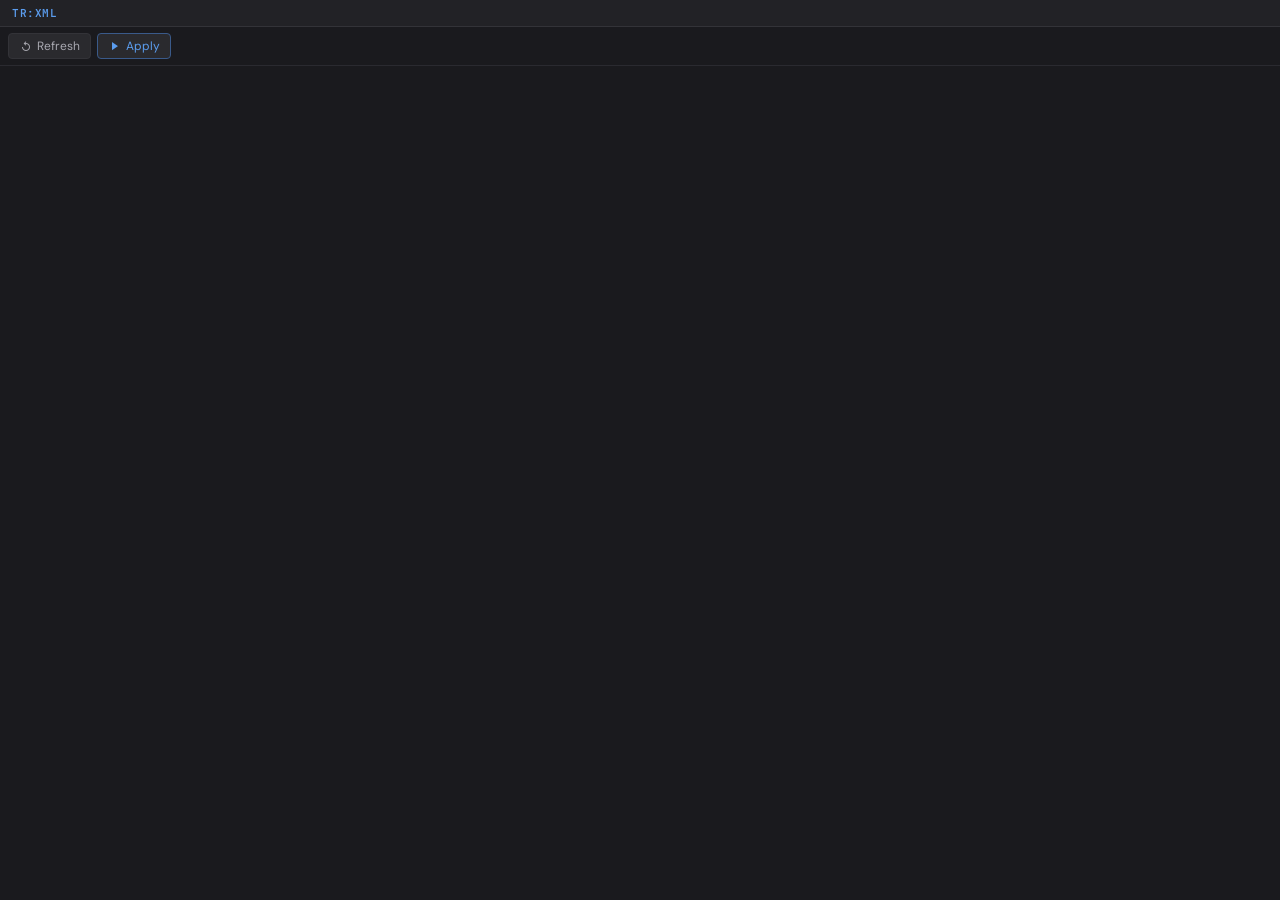
<file: editor/panels/detached-panel.html>
<!DOCTYPE html>
<html lang="en">
<head>
<meta charset="UTF-8">
<title>FontRig | Detached Panel</title>
<link rel="stylesheet" href="../css/style.css">
<style>
	@font-face {
		font-family: 'TypeRig Icons';
		src: url('../assets/fonts/icons/typerig-icons.ttf') format('truetype');
		font-weight: normal;
		font-style: normal;
		font-feature-settings: 'rlig' 1;
	}

	:root {
		--bg-primary: #1a1a1e;
		--bg-secondary: #222226;
		--bg-tertiary: #2a2a2e;
		--bg-hover: #2e2e34;
		--text-primary: #e8e8ec;
		--text-secondary: #a8a8b0;
		--text-dim: #666670;
		--border: #333338;
		--border-subtle: #2a2a30;
		--accent: #5b9def;
		--accent-dim: #3a5a8a;
		--accent-bg: rgba(91,157,239,0.12);
		--error-bg: rgba(220,60,60,0.08);
		--error-border: rgba(220,60,60,0.25);
	}

	* { margin: 0; padding: 0; box-sizing: border-box; }

	body {
		background: var(--bg-primary);
		color: var(--text-primary);
		font-family: 'DM Sans', 'Inter', 'Segoe UI', sans-serif;
		height: 100vh;
		display: flex;
		flex-direction: column;
		overflow: hidden;
	}

	.tri {
		font-family: 'TypeRig Icons';
		font-size: 14px;
		line-height: 1;
		font-style: normal;
		font-weight: normal;
	}

	/* -- Header --------------------------------------------------- */
	#panel-header {
		display: flex;
		align-items: center;
		gap: 8px;
		padding: 6px 12px;
		background: var(--bg-secondary);
		border-bottom: 1px solid var(--border);
	}

	#panel-header .logo {
		font-family: 'JetBrains Mono', monospace;
		font-weight: 600;
		font-size: 11px;
		color: var(--accent);
		letter-spacing: 0.5px;
	}

	.panel-info {
		margin-left: auto;
		font: 10px 'JetBrains Mono', monospace;
		color: var(--text-dim);
	}

	.parse-status { padding: 1px 6px; border-radius: 3px; font-size: 10px; }
	.parse-status.ok { background: rgba(80,200,120,0.15); color: #50c878; }
	.parse-status.error { background: rgba(220,60,60,0.15); color: #dc3c3c; }

	/* -- Content -------------------------------------------------- */
	#panel-body {
		flex: 1;
		display: flex;
		flex-direction: column;
		overflow: hidden;
	}

	.panel-content {
		display: none;
		flex: 1;
		flex-direction: column;
		overflow: hidden;
	}

	.panel-content.active {
		display: flex;
	}

	/* -- XML tab -------------------------------------------------- */
	.xml-actions {
		display: flex;
		gap: 6px;
		padding: 6px 8px;
		border-bottom: 1px solid var(--border-subtle);
	}

	.xml-btn {
		display: inline-flex;
		align-items: center;
		gap: 4px;
		padding: 4px 10px;
		background: var(--bg-tertiary);
		border: 1px solid var(--border);
		border-radius: 4px;
		color: var(--text-secondary);
		font: 12px 'DM Sans', sans-serif;
		cursor: pointer;
	}

	.xml-btn:hover { background: var(--bg-hover); color: var(--text-primary); }
	.xml-btn--primary { border-color: var(--accent-dim); color: var(--accent); }
	.xml-btn--primary:hover { background: var(--accent-bg); }

	#xml-content {
		flex: 1;
		background: var(--bg-primary);
		color: var(--text-primary);
		border: none;
		padding: 8px;
		font: 11px/1.65 'JetBrains Mono', monospace;
		resize: none;
		outline: none;
		tab-size: 2;
		overflow: auto;
	}

	#xml-content.has-error {
		background: var(--error-bg);
		border-left: 2px solid var(--error-border);
	}

	/* -- Python tab ----------------------------------------------- */
	#py-output {
		flex: 1;
		overflow-y: auto;
		padding: 8px;
		font: 11px/1.5 'JetBrains Mono', monospace;
		color: var(--text-secondary);
		white-space: pre-wrap;
		word-break: break-all;
	}

	.py-entry { margin-bottom: 4px; }
	.py-input { color: #7cb3f0; }
	.py-output { color: var(--text-secondary); }
	.py-error { color: #e06060; }
	.py-info { color: var(--text-dim); font-style: italic; }

	#py-input-wrap {
		border-top: 1px solid var(--border);
		padding: 6px 8px;
	}

	#py-input {
		width: 100%;
		background: var(--bg-tertiary);
		color: var(--text-primary);
		border: 1px solid var(--border);
		border-radius: 4px;
		padding: 6px 8px;
		font: 11px/1.4 'JetBrains Mono', monospace;
		resize: vertical;
		min-height: 28px;
		outline: none;
	}

	#py-input:focus { border-color: var(--accent-dim); }

	#py-input-actions {
		display: flex;
		align-items: center;
		gap: 6px;
		margin-top: 4px;
	}

	.py-btn {
		padding: 3px 8px;
		background: var(--bg-tertiary);
		border: 1px solid var(--border);
		border-radius: 4px;
		color: var(--text-secondary);
		font: 11px 'DM Sans', sans-serif;
		cursor: pointer;
	}
	.py-btn:hover { background: var(--bg-hover); }
	.py-btn--primary { border-color: var(--accent-dim); color: var(--accent); }

	.hint {
		font: 10px 'JetBrains Mono', monospace;
		color: var(--text-dim);
		margin-left: auto;
	}

	.py-status {
		font: 10px 'JetBrains Mono', monospace;
		color: var(--text-dim);
	}
	.py-status--running { color: var(--accent); }

	/* -- Font Info tab -------------------------------------------- */
	#font-info-content {
		padding: 12px;
		overflow-y: auto;
		font-size: 12px;
	}

	.font-info-title {
		font-size: 16px;
		font-weight: 600;
		margin-bottom: 12px;
		color: var(--text-primary);
	}

	.font-info-section {
		margin-bottom: 16px;
	}

	.font-info-section-label {
		font-size: 11px;
		text-transform: uppercase;
		letter-spacing: 0.5px;
		color: var(--text-dim);
		margin-bottom: 6px;
		border-bottom: 1px solid var(--border-subtle);
		padding-bottom: 4px;
	}

	.font-info-row {
		display: flex;
		justify-content: space-between;
		padding: 3px 0;
	}

	.font-info-row .label {
		color: var(--text-secondary);
	}

	.font-info-row .value {
		color: var(--text-primary);
		font-family: 'JetBrains Mono', monospace;
	}

	/* -- Glyphs tab ---------------------------------------------- */
	.glyph-widget-header {
		display: flex;
		align-items: center;
		gap: 8px;
		padding: 8px;
		border-bottom: 1px solid var(--border-subtle);
	}

	.glyph-widget-header input {
		flex: 1;
		padding: 6px 10px;
		background: var(--bg-tertiary);
		border: 1px solid var(--border);
		border-radius: 4px;
		color: var(--text-primary);
		font-size: 12px;
		outline: none;
	}

	.glyph-widget-header input:focus {
		border-color: var(--accent-dim);
	}

	.glyph-widget-count {
		font: 10px 'JetBrains Mono', monospace;
		color: var(--text-dim);
		white-space: nowrap;
	}

	.glyph-widget-mode {
		display: flex;
		gap: 2px;
	}

	.glyph-widget-mode button {
		padding: 4px;
		background: transparent;
		border: 1px solid transparent;
		border-radius: 4px;
		color: var(--text-dim);
		cursor: pointer;
	}

	.glyph-widget-mode button:hover {
		background: var(--bg-hover);
		color: var(--text-secondary);
	}

	.glyph-widget-mode button.active {
		background: var(--accent-bg);
		border-color: var(--accent-dim);
		color: var(--accent);
	}

	.glyph-widget-list {
		flex: 1;
		overflow-y: auto;
		padding: 4px;
	}

	.glyph-widget-list--list {
		display: flex;
		flex-direction: column;
		gap: 2px;
	}

	.glyph-widget-list--grid {
		display: grid;
		grid-template-columns: repeat(auto-fill, minmax(70px, 1fr));
		gap: 4px;
		align-content: start;
	}

	.gw-entry {
		display: flex;
		align-items: center;
		gap: 8px;
		padding: 4px 6px;
		border-radius: 4px;
		cursor: pointer;
		transition: background 0.15s;
	}

	.glyph-widget-list--grid .gw-entry {
		flex-direction: column;
		padding: 6px 4px;
	}

	.gw-entry:hover {
		background: var(--bg-hover);
	}

	.gw-entry.active {
		background: var(--accent-bg);
		border: 1px solid var(--accent-dim);
	}

	.gw-entry canvas {
		flex-shrink: 0;
	}

	.glyph-widget-list--list .gw-entry canvas {
		width: 28px;
		height: 36px;
	}

	.glyph-widget-list--grid .gw-entry canvas {
		width: 48px;
		height: 48px;
	}

	.gw-name {
		font-size: 11px;
		color: var(--text-secondary);
	}

	.glyph-widget-list--grid .gw-name {
		margin-top: 4px;
		text-align: center;
		max-width: 100%;
		overflow: hidden;
		text-overflow: ellipsis;
		white-space: nowrap;
	}

	.gw-uni {
		font-size: 10px;
		color: var(--text-dim);
		font-family: 'JetBrains Mono', monospace;
	}

	/* -- No font loaded ------------------------------------------- */
	.no-font {
		display: flex;
		flex: 1;
		align-items: center;
		justify-content: center;
		color: var(--text-dim);
		font-size: 13px;
	}

	/* -- Disconnected overlay ------------------------------------- */
	#disconnected {
		display: none;
		position: fixed;
		inset: 0;
		background: rgba(0,0,0,0.7);
		z-index: 100;
		justify-content: center;
		align-items: center;
	}

	#disconnected.visible { display: flex; }

	#disconnected .msg {
		background: var(--bg-secondary);
		border: 1px solid var(--border);
		border-radius: 8px;
		padding: 24px 32px;
		text-align: center;
		color: var(--text-secondary);
		font: 13px 'DM Sans', sans-serif;
	}
</style>
<link href="https://fonts.googleapis.com/css2?family=DM+Sans:wght@400;500;600&family=JetBrains+Mono:wght@400;500&display=swap" rel="stylesheet">
</head>
<body>

<div id="panel-header">
	<span class="logo" id="panel-logo">TR:PANEL</span>
	<span class="panel-info" id="panel-info"></span>
</div>

<div id="panel-body">
	<!-- Content injected dynamically based on panel type -->
	<div id="panel-content" class="panel-content active"></div>
</div>

<div id="disconnected">
	<div class="msg">Main window closed.<br>This panel will close automatically.</div>
</div>

<script>
'use strict';

// Get panel type from URL
var params = new URLSearchParams(window.location.search);
var panelType = params.get('panel') || 'xml';

var channel = null;
var channelName = 'trv-detach-' + panelType;

// Panel-specific state
var state = {
	xml: '',
	glyphName: '',
	activeLayer: '',
	nodeCount: { on: 0, off: 0 },
	parseStatus: 'ok',
	fontInfo: null,
	glyphList: [],
	currentGlyph: null,
	viewMode: 'list'
};

// XML line maps
var xmlLineNodeMap = {};
var xmlNodeLineMap = {};

// Python history
var pyHistory = [];
var pyHistoryIdx = -1;
var pyExecuteId = 0;

// -- BroadcastChannel -----------------------------------------------
try {
	channel = new BroadcastChannel(channelName);
} catch (e) {
	console.warn('BroadcastChannel not available, falling back to opener');
}

function send(msg) {
	if (channel) {
		channel.postMessage(msg);
	} else if (window.opener) {
		window.opener.postMessage(msg, '*');
	}
}

// -- Panel-specific rendering ---------------------------------------
function renderPanel() {
	var content = document.getElementById('panel-content');
	var logo = document.getElementById('panel-logo');
	var info = document.getElementById('panel-info');

	switch (panelType) {
		case 'xml':
			logo.textContent = 'TR:XML';
			content.innerHTML = getXmlHtml();
			wireXmlEvents();
			break;

		case 'python':
			logo.textContent = 'TR:PYTHON';
			content.innerHTML = getPythonHtml();
			wirePythonEvents();
			break;

		case 'glyphs':
			logo.textContent = 'TR:GLYPHS';
			content.innerHTML = getGlyphsHtml();
			wireGlyphsEvents();
			break;

		case 'font-info':
			logo.textContent = 'TR:FONT';
			content.innerHTML = getFontInfoHtml();
			renderFontInfo();
			break;
	}
}

function getXmlHtml() {
	return '<div class="xml-actions">' +
		'<button class="xml-btn" id="xml-refresh-btn"><span class="tri">refresh</span> Refresh</button>' +
		'<button class="xml-btn xml-btn--primary" id="xml-apply-btn"><span class="tri">action_play</span> Apply</button>' +
		'</div>' +
		'<textarea id="xml-content" spellcheck="false" autocomplete="off" autocorrect="off" autocapitalize="off"></textarea>';
}

function getPythonHtml() {
	return '<div id="py-output"></div>' +
		'<div id="py-input-wrap">' +
		'<textarea id="py-input" rows="1" placeholder="Shift+Enter to run" spellcheck="false" autocomplete="off" autocorrect="off" autocapitalize="off"></textarea>' +
		'<div id="py-input-actions">' +
		'<span class="py-status" id="py-status">Via main window</span>' +
		'</div>' +
		'</div>';
}

function getGlyphsHtml() {
	return '<div class="glyph-widget-header">' +
		'<input type="text" id="glyph-search" placeholder="Filter glyphs..." spellcheck="false" autocomplete="off">' +
		'<span class="glyph-widget-count" id="glyph-count"></span>' +
		'<div class="glyph-widget-mode">' +
		'<button id="btn-list" class="active" title="List view"><span class="tri">align_group_to_group</span></button>' +
		'<button id="btn-grid" title="Grid view"><span class="tri">viewport_quad</span></button>' +
		'</div>' +
		'</div>' +
		'<div class="glyph-widget-list glyph-widget-list--list" id="glyph-list"></div>';
}

function getFontInfoHtml() {
	return '<div id="font-info-content"><div class="no-font">No font loaded</div></div>';
}

// -- XML events ----------------------------------------------------
function wireXmlEvents() {
	var content = document.getElementById('xml-content');
	if (content) {
		content.value = state.xml;
		
		document.getElementById('xml-refresh-btn').addEventListener('click', function() {
			send({ type: 'xmlRefresh' });
		});

		document.getElementById('xml-apply-btn').addEventListener('click', function() {
			send({ type: 'xmlApply', xml: content.value });
		});

		content.addEventListener('keydown', function(e) {
			if (e.key === 'Enter' && (e.ctrlKey || e.metaKey)) {
				e.preventDefault();
				send({ type: 'xmlApply', xml: content.value });
			}
		});

		content.addEventListener('click', function() {
			var pos = content.selectionStart;
			var text = content.value.substring(0, pos);
			var lineIdx = text.split('\n').length - 1;
			var nodeId = xmlLineNodeMap[lineIdx];
			if (nodeId) {
				send({ type: 'selectNode', nodeId: nodeId });
			}
		});
	}
}

// -- Python events -------------------------------------------------
function wirePythonEvents() {
	var pyInput = document.getElementById('py-input');
	var pyOutput = document.getElementById('py-output');

	if (!pyInput) return;

	pyInput.addEventListener('keydown', function(e) {
		if (e.key === 'Enter' && e.shiftKey) {
			e.preventDefault();
			pyExecute();
		}
		if (e.key === 'ArrowUp' && !e.shiftKey && pyInput.value.indexOf('\n') === -1) {
			var pos = pyInput.selectionStart;
			if (pos === 0 && pyHistory.length > 0) {
				e.preventDefault();
				if (pyHistoryIdx > 0) pyHistoryIdx--;
				pyInput.value = pyHistory[pyHistoryIdx] || '';
				pyInput.style.height = 'auto';
				pyInput.style.height = Math.min(pyInput.scrollHeight, 160) + 'px';
			}
		}
		if (e.key === 'ArrowDown' && !e.shiftKey && pyInput.value.indexOf('\n') === -1) {
			var pos = pyInput.selectionStart;
			if (pos === pyInput.value.length && pyHistory.length > 0) {
				e.preventDefault();
				pyHistoryIdx++;
				if (pyHistoryIdx >= pyHistory.length) {
					pyHistoryIdx = pyHistory.length;
					pyInput.value = '';
				} else {
					pyInput.value = pyHistory[pyHistoryIdx] || '';
				}
				pyInput.style.height = 'auto';
				pyInput.style.height = Math.min(pyInput.scrollHeight, 160) + 'px';
			}
		}
	});

	pyInput.addEventListener('input', function() {
		this.style.height = 'auto';
		this.style.height = Math.min(this.scrollHeight, 160) + 'px';
	});
}

function pyExecute() {
	var pyInput = document.getElementById('py-input');
	var pyOutput = document.getElementById('py-output');
	var pyStatus = document.getElementById('py-status');
	var code = pyInput.value.trim();
	if (!code) return;

	var lines = code.split('\n');
	var formatted = lines.map(function(line, i) {
		return (i === 0 ? '>>> ' : '... ') + line;
	}).join('\n');
	pyAppendOutput(formatted, 'input');

	pyHistory.push(code);
	pyHistoryIdx = pyHistory.length;

	var id = ++pyExecuteId;
	pyStatus.textContent = 'Running...';
	pyStatus.className = 'py-status py-status--running';
	send({ type: 'pyExecute', code: code, id: id });

	pyInput.value = '';
	pyInput.style.height = 'auto';
}

function pyAppendOutput(text, type) {
	var pyOutput = document.getElementById('py-output');
	var entry = document.createElement('div');
	entry.className = 'py-entry py-' + (type || 'output');
	entry.textContent = text;
	pyOutput.appendChild(entry);
	pyOutput.scrollTop = pyOutput.scrollHeight;
}

// -- Glyphs events -------------------------------------------------
function wireGlyphsEvents() {
	var list = document.getElementById('glyph-list');
	var search = document.getElementById('glyph-search');

	document.getElementById('btn-list').addEventListener('click', function() {
		setViewMode('list');
	});

	document.getElementById('btn-grid').addEventListener('click', function() {
		setViewMode('grid');
	});

	if (search) {
		search.addEventListener('input', function() {
			filterGlyphs(this.value);
		});
	}

	if (list) {
		list.addEventListener('click', function(e) {
			var entry = e.target.closest('.gw-entry');
			if (entry) {
				var name = entry.dataset.name;
				send({ type: 'selectGlyph', glyphName: name });
			}
		});
	}
}

function setViewMode(mode) {
	state.viewMode = mode;
	document.getElementById('btn-list').classList.toggle('active', mode === 'list');
	document.getElementById('btn-grid').classList.toggle('active', mode === 'grid');
	
	var list = document.getElementById('glyph-list');
	if (list) {
		list.className = 'glyph-widget-list glyph-widget-list--' + mode;
	}
	
	renderGlyphList();
}

function filterGlyphs(query) {
	var list = document.getElementById('glyph-list');
	if (!list) return;

	var q = query.toLowerCase();
	var entries = list.querySelectorAll('.gw-entry');
	var visibleCount = 0;

	for (var i = 0; i < entries.length; i++) {
		var name = entries[i].dataset.name.toLowerCase();
		var visible = !q || name.indexOf(q) >= 0;
		entries[i].style.display = visible ? '' : 'none';
		if (visible) visibleCount++;
	}

	var total = state.glyphList.length;
	document.getElementById('glyph-count').textContent = q ? visibleCount + '/' + total : total;
}

// -- Font Info ------------------------------------------------------
function renderFontInfo() {
	var container = document.getElementById('font-info-content');
	if (!container || !state.fontInfo) {
		if (container) container.innerHTML = '<div class="no-font">No font loaded</div>';
		return;
	}

	var info = state.fontInfo;
	var html = '<div class="font-info-title">' + (info.familyName || 'Unknown Font') + '</div>';

	html += '<div class="font-info-section"><div class="font-info-section-label">Identification</div>';
	html += '<div class="font-info-row"><span class="label">Family</span><span class="value">' + (info.familyName || '—') + '</span></div>';
	html += '<div class="font-info-row"><span class="label">Style</span><span class="value">' + (info.styleName || '—') + '</span></div>';
	html += '<div class="font-info-row"><span class="label">Version</span><span class="value">' + (info.version || '—') + '</span></div>';
	html += '</div>';

	html += '<div class="font-info-section"><div class="font-info-section-label">Metrics</div>';
	html += '<div class="font-info-row"><span class="label">UPM</span><span class="value">' + (info.upm || '—') + '</span></div>';
	html += '<div class="font-info-row"><span class="label">Ascender</span><span class="value">' + (info.ascender || '—') + '</span></div>';
	html += '<div class="font-info-row"><span class="label">Descender</span><span class="value">' + (info.descender || '—') + '</span></div>';
	html += '<div class="font-info-row"><span class="label">x-Height</span><span class="value">' + (info.xHeight || '—') + '</span></div>';
	html += '<div class="font-info-row"><span class="label">Cap-Height</span><span class="value">' + (info.capHeight || '—') + '</span></div>';
	html += '</div>';

	if (info.masters && info.masters.length > 0) {
		html += '<div class="font-info-section"><div class="font-info-section-label">Masters</div>';
		for (var i = 0; i < info.masters.length; i++) {
			var m = info.masters[i];
			html += '<div class="font-info-row"><span class="label">' + m.name + '</span><span class="value">' + m.axisValues + '</span></div>';
		}
		html += '</div>';
	}

	container.innerHTML = html;
}

// -- Glyph list rendering -------------------------------------------
function renderGlyphList() {
	var list = document.getElementById('glyph-list');
	if (!list) return;

	list.innerHTML = '';

	var isGrid = state.viewMode === 'grid';

	for (var i = 0; i < state.glyphList.length; i++) {
		var g = state.glyphList[i];
		var div = document.createElement('div');
		div.className = 'gw-entry';
		div.dataset.name = g.name;

		if (g.name === state.currentGlyph) {
			div.classList.add('active');
		}

		var cvs = document.createElement('canvas');
		cvs.className = 'gw-thumb';
		cvs.dataset.name = g.name;
		cvs.width = 28;
		cvs.height = 36;
		div.appendChild(cvs);

		var nameSpan = document.createElement('span');
		nameSpan.className = 'gw-name';
		nameSpan.textContent = g.name;
		div.appendChild(nameSpan);

		if (!isGrid && g.unicode) {
			var uniSpan = document.createElement('span');
			uniSpan.className = 'gw-uni';
			uniSpan.textContent = 'U+' + g.unicode;
			div.appendChild(uniSpan);
		}

		list.appendChild(div);

		send({ type: 'requestThumbnail', glyphName: g.name });
	}

	document.getElementById('glyph-count').textContent = state.glyphList.length;
}

// -- Rebuild XML line maps -----------------------------------------
function rebuildLineMaps(text) {
	xmlLineNodeMap = {};
	xmlNodeLineMap = {};

	var lines = text.split('\n');
	var globalContourIdx = 0, nodeIdx = 0, inContour = false;

	for (var i = 0; i < lines.length; i++) {
		var line = lines[i].trim();
		if (line.startsWith('<contour')) { inContour = true; nodeIdx = 0; }
		else if (line === '</contour>') { if (inContour) globalContourIdx++; inContour = false; }
		else if (inContour && line.startsWith('<node ')) {
			var id = 'c' + globalContourIdx + '_n' + nodeIdx;
			xmlLineNodeMap[i] = id;
			xmlNodeLineMap[id] = i;
			nodeIdx++;
		}
	}
}

function highlightNode(nodeId) {
	var content = document.getElementById('xml-content');
	var lineIdx = xmlNodeLineMap[nodeId];
	if (lineIdx === undefined) return;
	var text = content.value;
	var lines = text.split('\n');
	var charStart = 0;
	for (var i = 0; i < lineIdx; i++) charStart += lines[i].length + 1;
	var charEnd = charStart + (lines[lineIdx] || '').length;
	content.focus();
	content.setSelectionRange(charStart, charEnd);
	var lineHeight = 11 * 1.65;
	content.scrollTop = Math.max(0, lineIdx * lineHeight - content.clientHeight / 2);
}

// -- Message handling -----------------------------------------------
function onMessage(msg) {
	if (msg.type === 'stateUpdate') {
		var s = msg.state;
		
		if (s.xml !== undefined) {
			state.xml = s.xml;
			var content = document.getElementById('xml-content');
			if (content) {
				content.value = s.xml || '';
				rebuildLineMaps(s.xml || '');
			}
		}

		if (s.glyphName !== undefined) {
			state.glyphName = s.glyphName;
			var info = document.getElementById('panel-info');
			if (info) {
				info.textContent = s.glyphName + (s.activeLayer ? ' / ' + s.activeLayer : '');
			}
		}

		if (s.nodeCount !== undefined) {
			state.nodeCount = s.nodeCount;
			var info = document.getElementById('panel-info');
			if (info && s.nodeCount) {
				info.textContent = (info.textContent ? info.textContent + ' | ' : '') + 
					s.nodeCount.on + ' on / ' + s.nodeCount.off + ' off';
			}
		}

		if (s.parseStatus !== undefined) {
			state.parseStatus = s.parseStatus;
			var statusEl = document.querySelector('.parse-status');
			if (statusEl) {
				statusEl.textContent = s.parseStatus;
				statusEl.className = 'parse-status ' + (s.parseStatus === 'ok' ? 'ok' : 'error');
			}
		}

		if (s.fontInfo !== undefined) {
			state.fontInfo = s.fontInfo;
			renderFontInfo();
		}

		if (s.glyphList !== undefined) {
			state.glyphList = s.glyphList;
			state.currentGlyph = s.currentGlyph;
			renderGlyphList();
		}

		if (s.glyphCount !== undefined) {
			var info = document.getElementById('panel-info');
			if (info) info.textContent = s.glyphCount + ' glyphs';
		}

		if (s.currentGlyph !== undefined && state.glyphList.length > 0) {
			state.currentGlyph = s.currentGlyph;
			var entries = document.querySelectorAll('.gw-entry');
			for (var i = 0; i < entries.length; i++) {
				entries[i].classList.toggle('active', entries[i].dataset.name === s.currentGlyph);
			}
		}

	} else if (msg.type === 'thumbnail') {
		receiveThumbnail(msg.data.name, msg.data.data, msg.data.width, msg.data.height);
	} else if (msg.type === 'selectionChanged') {
		if (msg.ids && msg.ids.length > 0) {
			highlightNode(msg.ids[0]);
		}
	} else if (msg.type === 'pyResult') {
		onPyResult(msg);
	}
}

function receiveThumbnail(name, dataUrl, imgWidth, imgHeight) {
	var el = document.querySelector('.gw-thumb[data-name="' + name + '"]');
	if (!el || !dataUrl) return;

	var img = new Image();
	img.onload = function() {
		// Set canvas backing store to the DPR-scaled resolution from sender.
		// CSS size stays at 28x36 (or 48x48 for grid) — the browser
		// downscales the high-res backing store for crisp display.
		if (imgWidth && imgHeight) {
			el.width = imgWidth;
			el.height = imgHeight;
		}
		var ctx = el.getContext('2d');
		ctx.drawImage(img, 0, 0);
	};
	img.src = dataUrl;
}

function onPyResult(msg) {
	var pyStatus = document.getElementById('py-status');
	if (pyStatus) {
		pyStatus.textContent = 'Via main window';
		pyStatus.className = 'py-status';
	}

	if (msg.output) {
		pyAppendOutput(msg.output, 'output');
	}

	if (msg.error) {
		pyAppendOutput(msg.error, 'error');
	}

	if (msg.glyphChanged) {
		pyAppendOutput('↻ glyph updated in viewer', 'info');
	}
}

// -- Channel setup --------------------------------------------------
if (channel) {
	channel.onmessage = function(e) { onMessage(e.data); };
}

window.addEventListener('message', function(e) {
	if (e.data && e.data.type) onMessage(e.data);
});

send({ type: 'panelReady' });

// -- Connection monitoring -------------------------------------------
var checkInterval = setInterval(function() {
	if (window.opener && window.opener.closed) {
		document.getElementById('disconnected').classList.add('visible');
		clearInterval(checkInterval);
		setTimeout(function() { window.close(); }, 2000);
	}
}, 1000);

window.addEventListener('beforeunload', function() {
	send({ type: 'panelClosed' });
});

// -- Initial render -------------------------------------------------
renderPanel();
</script>
</body>
</html>
</file>
<file: editor/css/style.css>
/* -- Fonts -------------------------------------------------- */
@import url('https://fonts.googleapis.com/css2?family=IBM+Plex+Mono:wght@300;400;500;600&family=JetBrains+Mono:wght@300;400;500;600&family=DM+Sans:wght@400;500;600;700&display=swap');

@font-face {
	font-family: 'TypeRig Icons';
	src: url('../assets/fonts/icons/typerig-icons.ttf') format('truetype');
	font-weight: normal;
	font-style: normal;
}

/* -- Variables ---------------------------------------------- */
:root {
	--bg-primary: #1a1a1e;
	--bg-secondary: #222226;
	--bg-tertiary: #2a2a2e;
	--bg-hover: #333338;
	--border: #3a3a40;
	--border-subtle: #2e2e34;
	--text-primary: #e8e8ec;
	--text-secondary: #9898a0;
	--text-dim: #686870;
	--accent: #5b9def;
	--accent-dim: #3a6fb0;
	--accent-bg: rgba(91,157,239,0.08);
	--node-on: #e8e8ec;
	--node-off: #5b9def;
	--node-smooth: #50c878;
	--node-selected: #ff6b6b;
	--handle-line: rgba(91,157,239,0.45);
	--outline-fill: rgba(200,200,210,0.12);
	--outline-stroke: #c8c8d2;
	--metric-line: rgba(255,120,80,0.35);
	--metric-line-adv: rgba(91,157,239,0.45);
	--baseline: rgba(255,120,80,0.25);
	--anchor-color: #ff6b6b;
	--xml-tag: #5b9def;
	--xml-attr: #c792ea;
	--xml-value: #c3e88d;
	--xml-comment: #686870;
	--xml-highlight: rgba(91,157,239,0.15);
	--xml-highlight-border: rgba(91,157,239,0.5);
	--scrollbar-thumb: #3a3a40;
	--scrollbar-track: transparent;

	/* -- Panel table sizing (layer + delta panels share these) -------- */
	/* Tweak any of these values to change density globally. They're the
	   one-step-up defaults the user picked over the original 9/10/11px
	   set; bump further if you want more comfort. */
	--table-font-row:       12px;   /* row body text & names */
	--table-font-cell:      11px;   /* numeric cells inside rows */
	--table-font-header:    11px;   /* uppercase section headers */
	--table-font-meta:      10px;   /* slider labels, sub-meta */
	--table-row-pad-y:      4px;
	--table-row-pad-x:      10px;
	--table-row-gap:        5px;
	--table-cell-pad-y:     2px;
	--table-cell-pad-x:     4px;
	--table-badge-size:     16px;
	--table-mono-font:      'IBM Plex Mono', 'JetBrains Mono', monospace;
}

/* -- Light Mode ------------------------------------------------ */
[data-theme="light"] {
	--bg-primary: #fafafa;
	--bg-secondary: #ffffff;
	--bg-tertiary: #f0f0f0;
	--bg-hover: #e5e5e5;
	--border: #d0d0d0;
	--border-subtle: #e5e5e5;
	--text-primary: #383a42;
	--text-secondary: #696c77;
	--text-dim: #a0a1a7;
	--accent: #4078f2;
	--accent-dim: #4078f2;
	--accent-bg: rgba(64,120,242,0.08);
	--node-on: #383a42;
	--node-off: #4078f2;
	--node-smooth: #50a14f;
	--node-selected: #e45649;
	--handle-line: rgba(64,120,242,0.45);
	--outline-fill: rgba(56,58,66,0.08);
	--outline-stroke: #383a42;
	--metric-line: rgba(193,132,1,0.35);
	--metric-line-adv: rgba(64,120,242,0.45);
	--baseline: rgba(193,132,1,0.25);
	--anchor-color: #e45649;
	--xml-tag: #4078f2;
	--xml-attr: #a626a4;
	--xml-value: #50a14f;
	--xml-comment: #a0a1a7;
	--xml-highlight: rgba(64,120,242,0.15);
	--xml-highlight-border: rgba(64,120,242,0.5);
	--scrollbar-thumb: #c0c0c0;
}

/* -- Reset -------------------------------------------------- */
*, *::before, *::after { box-sizing: border-box; margin: 0; padding: 0; }

body {
	font-family: 'DM Sans', sans-serif;
	background: var(--bg-primary);
	color: var(--text-primary);
	height: 100vh;
	overflow: hidden;
	user-select: none;
	-webkit-font-smoothing: antialiased;
}

/* -- Scrollbar ---------------------------------------------- */
::-webkit-scrollbar { width: 6px; height: 6px; }
::-webkit-scrollbar-track { background: var(--scrollbar-track); }
::-webkit-scrollbar-thumb { background: var(--scrollbar-thumb); border-radius: 3px; }
::-webkit-scrollbar-thumb:hover { background: #4a4a50; }

/* -- Layout ------------------------------------------------- */
#app {
	display: grid;
	grid-template-rows: auto 1fr auto;
	height: 100vh;
}

/* -- Toolbar ------------------------------------------------ */
#toolbar {
	display: flex;
	align-items: center;
	gap: 6px;
	padding: 6px 12px;
	background: var(--bg-secondary);
	border-bottom: 1px solid var(--border);
	z-index: 10;
}

#toolbar .logo {
	font-family: 'IBM Plex Mono', 'JetBrains Mono', monospace;
	font-weight: 600;
	font-size: 12px;
	color: var(--accent);
	letter-spacing: 0.5px;
	margin-right: 8px;
	white-space: nowrap;
}

#toolbar .separator {
	width: 1px;
	height: 20px;
	background: var(--border);
	margin: 0 4px;
}

.tb-btn {
	display: inline-flex;
	align-items: center;
	gap: 5px;
	padding: 5px 10px;
	background: transparent;
	border: 1px solid transparent;
	border-radius: 4px;
	color: var(--text-secondary);
	font-family: 'DM Sans', sans-serif;
	font-size: 12px;
	cursor: pointer;
	transition: all 0.15s;
	white-space: nowrap;
}

.tb-btn:hover {
	background: var(--bg-hover);
	color: var(--text-primary);
	border-color: var(--border);
}

.tb-btn.active {
	background: var(--accent-bg);
	color: var(--accent);
	border-color: var(--accent-dim);
}

.tb-btn svg { width: 14px; height: 14px; }

.tri {
	font-family: 'TypeRig Icons';
	font-size: 18px;
	line-height: 1;
	font-style: normal;
	font-weight: normal;
	-webkit-font-smoothing: antialiased;
	-moz-osx-font-smoothing: grayscale;
}

.tb-group {
	display: flex;
	align-items: center;
	gap: 2px;
}

.tb-spacer { flex: 1; }

/* -- Toolbar dropdowns -------------------------------------- */
.tb-dropdown {
	position: relative;
}

.tb-dropdown-menu {
	display: none;
	position: absolute;
	top: 100%;
	left: 0;
	margin-top: 4px;
	min-width: 180px;
	background: var(--bg-secondary);
	border: 1px solid var(--border);
	border-radius: 6px;
	padding: 4px 0;
	box-shadow: 0 8px 24px rgba(0,0,0,0.4);
	z-index: 100;
}

.tb-dropdown.open > .tb-dropdown-menu { display: block; }

.tb-menu-item {
	display: flex;
	align-items: center;
	gap: 8px;
	padding: 5px 12px 5px 10px;
	font-family: 'DM Sans', sans-serif;
	font-size: 12px;
	color: var(--text-secondary);
	cursor: pointer;
	white-space: nowrap;
	border-left: 2px solid transparent;
}

.tb-menu-item:hover {
	background: var(--bg-hover);
	color: var(--text-primary);
}

.tb-menu-item.active {
	border-left-color: var(--accent);
	color: var(--accent);
}

.tb-menu-item.disabled {
	opacity: 0.4;
	pointer-events: none;
	cursor: default;
}

.tb-menu-item .tri { font-size: 18px; width: 18px; text-align: center; }

.tb-shortcut {
	margin-left: auto;
	font-size: 10px;
	color: var(--text-dim);
	font-family: 'IBM Plex Mono', 'JetBrains Mono', monospace;
}

.tb-menu-sep {
	height: 1px;
	background: var(--border-subtle);
	margin: 4px 8px;
}

/* -- Nested submenu ---------------------------------------- */
.tb-submenu {
	position: relative;
}

.tb-submenu > .tb-submenu-arrow {
	margin-left: auto;
	font-size: 9px;
	opacity: 0.6;
	padding-left: 8px;
}

.tb-submenu > .tb-submenu-menu {
	display: none;
	position: absolute;
	top: -5px;
	left: 100%;
	margin-left: 2px;
	min-width: 220px;
	background: var(--bg-secondary);
	border: 1px solid var(--border);
	border-radius: 6px;
	padding: 4px 0;
	box-shadow: 0 8px 24px rgba(0,0,0,0.4);
	z-index: 101;
}

.tb-submenu:hover > .tb-submenu-menu,
.tb-submenu.open > .tb-submenu-menu {
	display: block;
}

/* -- Layer icon in toolbar ---------------------------------- */
.tb-layer-icon {
	color: var(--text-dim);
	font-size: 18px;
	margin-right: -2px;
}

/* -- Scope toggle groups ------------------------------------ */
.tb-scope {
	display: inline-flex;
	align-items: center;
	gap: 1px;
	background: var(--bg-tertiary);
	border: 1px solid var(--border);
	border-radius: 4px;
	padding: 1px;
}

.tb-scope__btn {
	display: flex;
	align-items: center;
	justify-content: center;
	width: 26px;
	height: 24px;
	padding: 0;
	background: transparent;
	border: none;
	border-radius: 3px;
	color: var(--text-dim);
	cursor: pointer;
	transition: all 0.12s ease;
}

.tb-scope__btn .tri {
	font-size: 18px;
	line-height: 1;
}

.tb-scope__btn:hover {
	background: var(--bg-hover);
	color: var(--text-secondary);
}

.tb-scope__btn.active {
	background: var(--accent-bg);
	color: var(--accent);
}

#glyph-info {
	font-family: 'IBM Plex Mono', 'JetBrains Mono', monospace;
	font-size: 12px;
	color: var(--text-dim);
	margin-left: 8px;
}

#glyph-info span { color: var(--text-secondary); }

/* -- Main area ---------------------------------------------- */
#main {
	display: flex;
	overflow: hidden;
	position: relative;
}

/* -- Canvas (original) -------------------------------------- */
#canvas-wrap {
	position: relative;
	overflow: hidden;
	background: var(--bg-primary);
	cursor: default;
	flex: 1;
	min-width: 200px;
}

#canvas-wrap:active { cursor: inherit; }

#glyph-canvas {
	position: absolute;
	top: 0; left: 0;
	width: 100%;
	height: 100%;
}

/* -- Glyph Widget Overlay ----------------------------------- */
#glyph-widgets {
	position: absolute;
	top: 0; left: 0;
	pointer-events: none;
	z-index: 19;
}

#glyph-widgets > .glyph-widget {
	pointer-events: auto;
}

.glyph-widget {
	position: absolute;
	display: none;
	flex-direction: column;
	gap: 4px;
	z-index: 20;
	background: var(--bg-secondary);
	border: 1px solid var(--accent-dim);
	border-radius: 6px;
	padding: 6px;
	box-shadow: 0 4px 12px rgba(0,0,0,0.2);
	backdrop-filter: blur(4px);
	pointer-events: auto;
	min-width: 100px;
	max-width: 450px;
}

.glyph-widget.visible { display: flex; }

/* Stacked layout (narrow widgets) */
.glyph-widget.gw-stacked {
	display: grid;
	grid-template-columns: 1fr;
	padding: 4px;
	gap: 3px;
}

.glyph-widget.gw-stacked .gw-row {
	display: contents;
}

.glyph-widget.gw-stacked .gw-field {
	width: 100%;
}

.glyph-widget .gw-row {
	display: flex;
	gap: 4px;
}

.glyph-widget .gw-row + .gw-row {
	margin-top: 4px;
}

.glyph-widget .gw-field {
	display: flex;
	align-items: center;
	gap: 4px;
	background: var(--bg-hover);
	border-radius: 4px;
	padding: 0 6px;
	min-width: 50px;
	height: 24px;
	flex: 1;
}

.glyph-widget .gw-field input {
	pointer-events: auto;
}

/* Layer indicator field */
.glyph-widget .gw-field[data-field="layer"] {
	cursor: default;
}

.glyph-widget .gw-field[data-field="layer"] .gw-value {
	font-family: 'IBM Plex Mono', 'JetBrains Mono', monospace;
	font-size: 10px;
	font-weight: 500;
}

.glyph-widget .gw-field[data-field="layer"] .tri {
	color: var(--accent);
}

/* Non-active glyph widgets - grayed out, simplified */
.glyph-widget--readonly {
	background: var(--bg-tertiary);
	border-color: var(--border);
	padding: 4px;
	gap: 3px;
}

.glyph-widget--readonly .gw-field {
	background: var(--bg-primary);
	min-width: 50px;
	height: 22px;
	opacity: 0.8;
}

.glyph-widget--readonly .gw-field--action {
	cursor: pointer;
	min-width: 22px;
	justify-content: center;
}

.glyph-widget--readonly .gw-field--action:hover {
	background: rgba(220,60,60,0.3);
}

.glyph-widget--readonly .gw-field--action:hover .tri {
	color: var(--node-selected);
}

.glyph-widget--readonly .gw-input {
	color: var(--text-dim);
	pointer-events: none;
}

.glyph-widget--readonly .tri {
	color: var(--accent);
	opacity: 0.5;
}

.glyph-widget .gw-value {
	font-family: 'IBM Plex Mono', 'JetBrains Mono', monospace;
	font-size: 10px;
	color: var(--text-dim);
	margin-left: 2px;
	white-space: nowrap;
	overflow: hidden;
	text-overflow: ellipsis;
}

.glyph-widget .gw-field--action {
	cursor: pointer;
	min-width: 28px;
	justify-content: center;
}

.glyph-widget .gw-field--action:hover {
	background: rgba(220,60,60,0.3);
}

.glyph-widget .tri {
	font-family: 'TypeRig Icons', sans-serif;
	font-size: 18px;
	color: var(--accent);
	width: 18px;
	text-align: center;
}

.glyph-widget .gw-field--action .tri {
	color: var(--text-secondary);
}

.glyph-widget .gw-field--action:hover .gw-icon {
	color: var(--node-selected);
}

.glyph-widget .gw-input {
	flex: 1;
	background: transparent;
	border: none;
	outline: none;
	font-family: 'IBM Plex Mono', 'JetBrains Mono', monospace;
	font-size: 10px;
	color: var(--text-primary);
	min-width: 30px;
}

.glyph-widget .gw-input:focus {
	color: var(--accent);
}

.glyph-widget .gw-input::placeholder {
	color: var(--text-dim);
}

.glyph-widget input[type="number"] {
	text-align: left;
	-moz-appearance: textfield;
}

.glyph-widget input[type="number"]::-webkit-outer-spin-button,
.glyph-widget input[type="number"]::-webkit-inner-spin-button {
	-webkit-appearance: none;
	margin: 0;
}

/* -- Mark/Flag color selector field ----------------------------- */
.glyph-widget .gw-field--mark {
	cursor: pointer;
	position: relative;
	min-width: 50px;
	height: 24px;
	flex: 1;
	gap: 4px;
}

.glyph-widget .gw-mark-swatch {
	width: 12px;
	height: 12px;
	border-radius: 50%;
	border: 1px solid var(--border);
	flex-shrink: 0;
}

.glyph-widget .gw-mark-swatch--active {
	border-color: transparent;
}

/* Mark dropdown */
.glyph-widget .gw-mark-dropdown {
	display: none;
	position: absolute;
	bottom: calc(100% + 4px);
	left: 50%;
	transform: translateX(-50%);
	background: var(--bg-secondary);
	border: 1px solid var(--border);
	border-radius: 6px;
	padding: 6px;
	box-shadow: 0 4px 16px rgba(0,0,0,0.3);
	z-index: 30;
	width: 150px;
}

.glyph-widget .gw-mark-dropdown.visible {
	display: block;
}

.glyph-widget .gw-mark-option {
	display: flex;
	align-items: center;
	gap: 8px;
	padding: 5px 8px;
	border-radius: 4px;
	cursor: pointer;
	font-family: 'IBM Plex Mono', 'JetBrains Mono', monospace;
	font-size: 11px;
	color: var(--text-secondary);
}

.glyph-widget .gw-mark-option:hover {
	background: var(--bg-hover);
	color: var(--text-primary);
}

.glyph-widget .gw-mark-dot {
	width: 12px;
	height: 12px;
	border-radius: 50%;
	flex-shrink: 0;
}

.glyph-widget .gw-mark-dot--clear {
	border: 1px solid var(--text-dim);
	position: relative;
}

.glyph-widget .gw-mark-dot--clear::after {
	content: '';
	position: absolute;
	top: 50%;
	left: -1px;
	right: -1px;
	height: 1px;
	background: var(--text-dim);
	transform: rotate(-45deg);
}

.glyph-widget .gw-mark-label {
	white-space: nowrap;
}

/* -- XML Panel (class-based, multi-instance) ---------------- */
.xml-panel__content {
	flex: 1;
	overflow: auto;
	padding: 0;
	margin: 0;
	border: none;
	outline: none;
	resize: none;
	font-family: 'IBM Plex Mono', 'JetBrains Mono', monospace;
	font-size: 12px;
	line-height: 1.65;
	tab-size: 2;
	-moz-tab-size: 2;
	white-space: pre;
	color: var(--text-secondary);
	background: var(--bg-secondary);
	padding: 12px;
	user-select: text;
}

.xml-panel__content:focus { outline: none; }

.xml-panel__content.has-error {
	box-shadow: inset 0 0 0 1px rgba(255,107,107,0.4);
}

/* -- Python Panel (class-based, multi-instance) ------------- */
.py-panel__output {
	flex: 1;
	overflow-y: auto;
	padding: 10px 12px;
	font-family: 'IBM Plex Mono', 'JetBrains Mono', monospace;
	font-size: 12px;
	line-height: 1.6;
	user-select: text;
}

.py-entry {
	white-space: pre-wrap;
	word-break: break-all;
	margin-bottom: 4px;
}

.py-input { color: var(--accent); }
.py-output { color: var(--text-secondary); }
.py-error { color: #ff6b6b; }
.py-info { color: var(--text-dim); font-style: italic; }

/* Python input area */
.py-panel__input-wrap {
	border-top: 1px solid var(--border);
	padding: 8px;
	background: var(--bg-tertiary);
	display: flex;
	flex-direction: column;
	gap: 6px;
}

.py-panel__input {
	width: 100%;
	min-height: 28px;
	max-height: 160px;
	padding: 6px 8px;
	background: var(--bg-primary);
	border: 1px solid var(--border);
	border-radius: 4px;
	color: var(--text-primary);
	font-family: 'IBM Plex Mono', 'JetBrains Mono', monospace;
	font-size: 12px;
	line-height: 1.5;
	resize: none;
	outline: none;
	overflow-y: auto;
	user-select: text;
}

.py-panel__input:focus { border-color: var(--accent-dim); }
.py-panel__input:disabled { opacity: 0.4; cursor: not-allowed; }
.py-panel__input::placeholder { color: var(--text-dim); }

.py-panel__actions {
	display: flex;
	align-items: center;
	gap: 6px;
	font-size: 10px;
	color: var(--text-dim);
	font-family: 'IBM Plex Mono', 'JetBrains Mono', monospace;
}

.py-panel__actions .hint { margin-left: auto; }

/* Python toolbar buttons */
.py-btn {
	padding: 3px 8px;
	background: var(--bg-hover);
	border: 1px solid var(--border);
	border-radius: 3px;
	color: var(--text-secondary);
	font-family: 'IBM Plex Mono', 'JetBrains Mono', monospace;
	font-size: 10px;
	cursor: pointer;
	transition: all 0.12s;
}

.py-btn:hover {
	background: var(--bg-tertiary);
	color: var(--text-primary);
	border-color: var(--accent-dim);
}

.py-btn:disabled { opacity: 0.4; cursor: not-allowed; }

.py-btn--primary {
	background: var(--accent-dim);
	border-color: var(--accent);
	color: var(--text-primary);
}

.py-btn--primary:hover { background: var(--accent); }

/* Python status badge */
.py-status {
	font-size: 10px;
	padding: 1px 6px;
	border-radius: 3px;
}

.py-status--idle { color: var(--text-dim); background: rgba(104,104,112,0.15); }
.py-status--ready { color: #50c878; background: rgba(80,200,120,0.1); }
.py-status--error { color: #ff6b6b; background: rgba(255,107,107,0.1); }

/* -- AI Agent Panel ------------------------------------------ */
.ai-panel {
	display: flex;
	flex-direction: column;
	height: 100%;
	overflow: hidden;
}

.ai-panel__header {
	display: flex;
	align-items: center;
	gap: 6px;
	padding: 8px;
	background: var(--bg-tertiary);
	border-bottom: 1px solid var(--border);
	flex-shrink: 0;
}

.ai-select {
	flex: 1;
	padding: 4px 8px;
	background: var(--bg-primary);
	border: 1px solid var(--border);
	border-radius: 4px;
	color: var(--text-primary);
	font-size: 11px;
	cursor: pointer;
}

.ai-select:focus {
	outline: none;
	border-color: var(--accent);
}

.ai-btn {
	padding: 4px 10px;
	background: var(--bg-hover);
	border: 1px solid var(--border);
	border-radius: 4px;
	color: var(--text-secondary);
	font-size: 11px;
	cursor: pointer;
	transition: all 0.12s;
}

.ai-btn:hover {
	background: var(--bg-tertiary);
	color: var(--text-primary);
	border-color: var(--accent-dim);
}

.ai-btn:disabled {
	opacity: 0.4;
	cursor: not-allowed;
}

.ai-btn--primary {
	background: var(--accent-dim);
	border-color: var(--accent);
	color: var(--text-primary);
}

.ai-btn--primary:hover {
	background: var(--accent);
}

.ai-btn--icon {
	padding: 4px 8px;
}

.ai-panel__settings {
	padding: 10px;
	background: var(--bg-secondary);
	border-bottom: 1px solid var(--border);
}

.ai-settings-title {
	font-size: 11px;
	font-weight: 600;
	color: var(--text-secondary);
	margin-bottom: 8px;
	text-transform: uppercase;
	letter-spacing: 0.5px;
}

.ai-settings-group {
	margin-bottom: 10px;
}

.ai-settings-group label {
	display: block;
	font-size: 10px;
	color: var(--text-dim);
	margin-bottom: 4px;
}

.ai-input {
	width: 100%;
	padding: 6px 8px;
	background: var(--bg-primary);
	border: 1px solid var(--border);
	border-radius: 4px;
	color: var(--text-primary);
	font-size: 11px;
}

.ai-input:focus {
	outline: none;
	border-color: var(--accent);
}

.ai-panel__chat {
	flex: 1;
	overflow-y: auto;
	padding: 10px;
}

.ai-message {
	margin-bottom: 12px;
	padding: 10px 12px;
	border-radius: 8px;
	max-width: 95%;
}

.ai-message--user {
	background: rgba(91, 157, 239, 0.15);
	border: 1px solid rgba(91, 157, 239, 0.3);
	margin-left: auto;
}

.ai-message--assistant {
	background: var(--bg-secondary);
	border: 1px solid var(--border);
}

.ai-message--system {
	background: var(--bg-tertiary);
	border: 1px dashed var(--border);
	font-size: 11px;
}

.ai-message--thinking {
	background: var(--bg-secondary);
	border: 1px solid var(--border);
}

.ai-message--error {
	background: rgba(255, 107, 107, 0.1);
	border: 1px solid rgba(255, 107, 107, 0.3);
	color: #ff6b6b;
}

.ai-message__header {
	display: flex;
	align-items: center;
	gap: 6px;
	font-size: 11px;
	font-weight: 600;
	color: var(--text-secondary);
	margin-bottom: 6px;
}

.ai-message__content {
	font-size: 12px;
	line-height: 1.6;
	color: var(--text-primary);
	word-break: break-word;
	user-select: text;
	-webkit-user-select: text;
	cursor: text;
}

.ai-message__content .ai-code {
	user-select: text;
	-webkit-user-select: text;
	cursor: text;
}

.ai-message__content .tri {
	font-size: 14px;
	color: var(--text-dim);
}

.ai-code {
	background: var(--bg-primary);
	border: 1px solid var(--border);
	border-radius: 4px;
	padding: 10px;
	margin: 8px 0;
	overflow-x: auto;
	font-family: 'IBM Plex Mono', 'JetBrains Mono', monospace;
	font-size: 11px;
	line-height: 1.5;
	color: var(--accent);
}

.ai-inline-code {
	background: var(--bg-primary);
	padding: 1px 4px;
	border-radius: 3px;
	font-family: 'IBM Plex Mono', 'JetBrains Mono', monospace;
	font-size: 11px;
	color: var(--accent);
}

.ai-message__actions {
	display: flex;
	justify-content: flex-end;
	margin-top: 6px;
	gap: 4px;
}

.ai-copy-btn {
	display: inline-flex;
	align-items: center;
	gap: 3px;
	padding: 2px 8px;
	background: var(--bg-primary);
	border: 1px solid var(--border);
	border-radius: 3px;
	color: var(--text-dim);
	font-size: 10px;
	cursor: pointer;
	transition: all 0.12s;
	user-select: none;
	-webkit-user-select: none;
}

.ai-copy-btn:hover {
	color: var(--text-primary);
	border-color: var(--accent-dim);
	background: var(--bg-hover);
}

.ai-copy-btn .tri {
	font-size: 13px;
}

.ai-error-detail {
	background: rgba(255, 107, 107, 0.08);
	border: 1px solid rgba(255, 107, 107, 0.25);
	border-radius: 4px;
	padding: 8px 10px;
	margin: 6px 0;
	font-family: 'IBM Plex Mono', 'JetBrains Mono', monospace;
	font-size: 11px;
	line-height: 1.5;
	color: #ff6b6b;
	white-space: pre-wrap;
	word-break: break-word;
	user-select: text;
	-webkit-user-select: text;
	overflow-x: auto;
}

.ai-thinking {
	color: var(--text-dim);
	font-style: italic;
}

.ai-dots::after {
	content: '';
	animation: ai-dots 1.5s infinite;
}

@keyframes ai-dots {
	0%, 20% { content: '.'; }
	40% { content: '..'; }
	60%, 100% { content: '...'; }
}

.ai-panel__input-wrap {
	border-top: 1px solid var(--border);
	padding: 8px;
	background: var(--bg-tertiary);
}

.ai-panel__input {
	width: 100%;
	min-height: 32px;
	max-height: 120px;
	padding: 8px 10px;
	background: var(--bg-primary);
	border: 1px solid var(--border);
	border-radius: 6px;
	color: var(--text-primary);
	font-family: 'IBM Plex Mono', 'JetBrains Mono', monospace;
	font-size: 12px;
	line-height: 1.5;
	resize: none;
	outline: none;
}

.ai-panel__input:focus {
	border-color: var(--accent-dim);
}

.ai-panel__input::placeholder {
	color: var(--text-dim);
}

.ai-panel__actions {
	display: flex;
	align-items: center;
	gap: 6px;
	margin-top: 8px;
}

.ai-panel__statusbar {
	padding: 4px 8px;
	background: var(--bg-tertiary);
	border-top: 1px solid var(--border);
	font-size: 10px;
	flex-shrink: 0;
}

.ai-status {
	padding: 1px 6px;
	border-radius: 3px;
}

.ai-status--idle { color: var(--text-dim); background: rgba(104,104,112,0.15); }
.ai-status--ready { color: #50c878; background: rgba(80,200,120,0.1); }
.ai-status--error { color: #ff6b6b; background: rgba(255,107,107,0.1); }
.ai-status--loading { color: var(--accent); background: rgba(91,157,239,0.1); }


/* -- Help Panel ---------------------------------------------- */
.help-panel {
	padding: 12px 14px;
	overflow-y: auto;
	height: 100%;
	font-size: 12px;
	line-height: 1.5;
	color: var(--text-secondary);
	user-select: text;
	-webkit-user-select: text;
}

.help-panel__heading {
	font-size: 12px;
	font-weight: 600;
	color: var(--text-primary);
	margin: 16px 0 6px;
	padding-bottom: 3px;
	border-bottom: 1px solid var(--border);
}

.help-panel__heading:first-child {
	margin-top: 0;
}

.help-panel__text {
	margin: 0 0 4px;
	color: var(--text-secondary);
}

.help-panel__table {
	width: 100%;
	border-collapse: collapse;
	font-size: 11px;
	margin-bottom: 12px;
}

.help-panel__table th {
	text-align: left;
	font-weight: 600;
	color: var(--text-primary);
	padding: 4px 8px 4px 0;
	border-bottom: 1px solid var(--border);
}

.help-panel__table td {
	padding: 3px 8px 3px 0;
	border-bottom: 1px solid var(--bg-tertiary);
	color: var(--text-secondary);
}

.help-panel__key {
	white-space: nowrap;
	font-family: 'IBM Plex Mono', 'JetBrains Mono', monospace;
	font-size: 11px;
	color: var(--accent);
}


/* -- XML action bar (Refresh / Apply) ------------------------ */
.xml-panel__actions {
	display: flex;
	align-items: center;
	gap: 4px;
	padding: 4px 6px;
	background: var(--bg-tertiary);
	border-bottom: 1px solid var(--border);
	flex-shrink: 0;
}

.xml-panel__actions .tb-btn {
	padding: 3px 6px;
	font-size: 11px;
}

.ctx-item .tri { font-size: 18px; margin-right: 6px; }

/* -- Node highlighting in textarea (via overlay) ------------ */
#xml-highlight-overlay {
	display: none;
}


/* -- Context menu ------------------------------------------- */
#context-menu {
	display: none;
	position: fixed;
	z-index: 50;
	min-width: 160px;
	background: var(--bg-tertiary);
	border: 1px solid var(--border);
	border-radius: 4px;
	padding: 4px 0;
	box-shadow: 0 4px 16px rgba(0,0,0,0.4);
	font-family: 'IBM Plex Mono', 'JetBrains Mono', monospace;
	font-size: 11px;
}

#context-menu.visible { display: block; }

.ctx-item {
	padding: 6px 14px;
	color: var(--text-secondary);
	cursor: pointer;
	white-space: nowrap;
	transition: background 0.1s, color 0.1s;
}

.ctx-item:hover {
	background: var(--accent-bg);
	color: var(--text-primary);
}

.ctx-separator {
	height: 1px;
	background: var(--border);
	margin: 4px 0;
}
/* -- Status bar --------------------------------------------- */
#statusbar {
	display: flex;
	align-items: center;
	gap: 16px;
	padding: 4px 12px;
	background: var(--bg-secondary);
	border-top: 1px solid var(--border);
	font-family: 'IBM Plex Mono', 'JetBrains Mono', monospace;
	font-size: 10px;
	color: var(--text-dim);
}

#statusbar .status-item { display: flex; align-items: center; gap: 4px; }
#statusbar .status-label { color: var(--text-dim); }
#statusbar .status-value { color: var(--text-secondary); }

.status-sep {
	width: 1px;
	height: 14px;
	background: var(--border);
	margin: 0 6px;
}

/* -- Transform numeric controls --------------------------------- */
#tf-controls {
	gap: 6px;
	align-items: center;
}

.tf-mode-label {
	font: 600 10px 'IBM Plex Mono', 'JetBrains Mono', monospace;
	color: var(--accent);
	padding: 2px 6px;
	background: var(--accent-bg);
	border-radius: 3px;
	margin-right: 2px;
}

.tf-field {
	display: flex;
	align-items: center;
	gap: 2px;
	font: 10px 'IBM Plex Mono', 'JetBrains Mono', monospace;
	color: var(--text-dim);
}

.tf-field input {
	width: 48px;
	background: var(--bg-tertiary);
	border: 1px solid var(--border);
	border-radius: 3px;
	color: var(--text-primary);
	font: 10px 'IBM Plex Mono', 'JetBrains Mono', monospace;
	padding: 2px 4px;
	outline: none;
	-moz-appearance: textfield;
}

.tf-field input::-webkit-inner-spin-button,
.tf-field input::-webkit-outer-spin-button { -webkit-appearance: none; }

.tf-field input:focus { border-color: var(--accent-dim); }

/* -- Drop overlay ------------------------------------------- */
#drop-overlay {
	display: none;
	position: fixed;
	inset: 0;
	background: rgba(26,26,30,0.92);
	z-index: 100;
	justify-content: center;
	align-items: center;
	flex-direction: column;
	gap: 12px;
}

#drop-overlay.visible { display: flex; }

#drop-overlay .drop-icon {
	width: 56px; height: 56px;
	border: 2px dashed var(--accent-dim);
	border-radius: 12px;
	display: flex;
	align-items: center;
	justify-content: center;
}

#drop-overlay .drop-icon svg { width: 24px; height: 24px; color: var(--accent); }
#drop-overlay .drop-icon .tri { font-size: 32px; color: var(--accent); }

#drop-overlay .drop-text {
	font-size: 14px;
	color: var(--text-secondary);
}

/* -- Empty state -------------------------------------------- */
#empty-state {
	position: absolute;
	inset: 0;
	display: flex;
	flex-direction: column;
	align-items: center;
	justify-content: center;
	gap: 12px;
	color: var(--text-dim);
	font-size: 13px;
	pointer-events: none;
}

#empty-state.hidden { display: none; }

#empty-state svg { width: 40px; height: 40px; opacity: 0.3; }
#empty-state .tri { font-size: 48px; opacity: 0.3; }
#empty-state .hint { font-size: 11px; opacity: 0.6; }

/* -- Hidden file input -------------------------------------- */
#file-input { display: none; }

/* -- Layer selector ----------------------------------------- */
#layer-select {
	background: var(--bg-tertiary);
	border: 1px solid var(--border);
	border-radius: 4px;
	color: var(--text-secondary);
	font-family: 'IBM Plex Mono', 'JetBrains Mono', monospace;
	font-size: 11px;
	padding: 4px 6px;
	cursor: pointer;
	outline: none;
}

#layer-select:focus { border-color: var(--accent-dim); }

/* ===================================================================
   TypeRig Widgets (FRWidget) — Reusable UI Gadget Library
   Imported from FRWidgetidgets - for modification and reuse
   =================================================================== */

:root {
	--frw-bg-primary: #1a1a1e;
	--frw-bg-secondary: #222226;
	--frw-bg-tertiary: #2a2a2e;
	--frw-bg-input: #1e1e22;
	--frw-bg-hover: #333338;
	--frw-bg-active: rgba(91,157,239,0.08);
	--frw-border: #3a3a40;
	--frw-border-subtle: #2e2e34;
	--frw-border-focus: #5b9def;
	--frw-text: #e8e8ec;
	--frw-text-secondary: #9898a0;
	--frw-text-dim: #686870;
	--frw-text-placeholder: #55555d;
	--frw-accent: #5b9def;
	--frw-accent-dim: #3a6fb0;
	--frw-accent-hover: #6eadf5;
	--frw-danger: #ff6b6b;
	--frw-success: #50c878;
	--frw-warning: #f59e0b;
	--frw-radius: 4px;
	--frw-radius-lg: 6px;
	--frw-font: 'DM Sans', system-ui, sans-serif;
	--frw-font-mono: 'JetBrains Mono', monospace;
	--frw-font-icon: 'FRWidget Icons', var(--frw-font-mono);
	--frw-transition: 0.12s ease;
	--frw-shadow: 0 4px 16px rgba(0,0,0,0.35);
	--frw-shadow-sm: 0 2px 6px rgba(0,0,0,0.25);
}

/* -- FRW Light Mode --------------------------------------------- */
[data-theme="light"] {
	--frw-bg-primary: #fafafa;
	--frw-bg-secondary: #ffffff;
	--frw-bg-tertiary: #f0f0f0;
	--frw-bg-input: #f5f5f5;
	--frw-bg-hover: #e5e5e5;
	--frw-bg-active: rgba(64,120,242,0.08);
	--frw-border: #d0d0d0;
	--frw-border-subtle: #e5e5e5;
	--frw-border-focus: #4078f2;
	--frw-text: #383a42;
	--frw-text-secondary: #696c77;
	--frw-text-dim: #a0a1a7;
	--frw-text-placeholder: #b0b0b5;
	--frw-accent: #4078f2;
	--frw-accent-dim: #4078f2;
	--frw-accent-hover: #5b8ef5;
	--frw-danger: #e45649;
	--frw-success: #50a14f;
	--frw-warning: #c18401;
	--frw-shadow: 0 4px 16px rgba(0,0,0,0.12);
	--frw-shadow-sm: 0 2px 6px rgba(0,0,0,0.08);
}

.frw { box-sizing: border-box; font-family: var(--frw-font); }
.frw *, .frw *::before, .frw *::after { box-sizing: border-box; }

.frw-label {
	display: inline-block;
	font-size: 11px;
	color: var(--frw-text-secondary);
	line-height: 1.4;
	user-select: none;
	white-space: nowrap;
}

.frw-label.frw-label--heading {
	font-weight: 600;
	font-size: 12px;
	color: var(--frw-text);
	letter-spacing: 0.02em;
}

.frw-label.frw-label--mono {
	font-family: var(--frw-font-mono);
	font-size: 10px;
}

.frw-label.frw-label--dim {
	color: var(--frw-text-dim);
}

.frw-btn {
	display: inline-flex;
	align-items: center;
	justify-content: center;
	gap: 5px;
	padding: 5px 10px;
	min-height: 26px;
	background: transparent;
	border: 1px solid transparent;
	border-radius: var(--frw-radius);
	color: var(--frw-text-secondary);
	font-family: var(--frw-font);
	font-size: 11px;
	cursor: pointer;
	transition: all var(--frw-transition);
	white-space: nowrap;
	user-select: none;
	outline: none;
	line-height: 1;
}

.frw-btn:hover {
	background: var(--frw-bg-hover);
	color: var(--frw-text);
	border-color: var(--frw-border);
}

.frw-btn:active {
	background: var(--frw-bg-tertiary);
}

.frw-btn:focus-visible {
	border-color: var(--frw-border-focus);
	box-shadow: 0 0 0 1px var(--frw-accent-dim);
}

.frw-btn:disabled {
	opacity: 0.35;
	cursor: not-allowed;
	pointer-events: none;
}

.frw-btn--icon {
	padding: 4px;
	min-width: 26px;
	min-height: 26px;
}

.frw-btn--primary {
	background: var(--frw-accent-dim);
	color: var(--frw-text);
	border-color: var(--frw-accent-dim);
}

.frw-btn--primary:hover {
	background: var(--frw-accent);
	border-color: var(--frw-accent);
}

.frw-btn--compact {
	padding: 3px 6px;
	min-height: 22px;
	font-size: 10px;
	font-family: var(--frw-font-mono);
}

.frw-btn .frw-icon {
	width: 14px;
	height: 14px;
	flex-shrink: 0;
}

.frw-toggle.active {
	background: var(--frw-bg-active);
	color: var(--frw-accent);
	border-color: var(--frw-accent-dim);
}

.frw-spinbox {
	display: inline-flex;
	align-items: stretch;
	border: 1px solid var(--frw-border);
	border-radius: var(--frw-radius);
	overflow: hidden;
	height: 26px;
}

.frw-spinbox__input {
	width: 56px;
	padding: 0 6px;
	border: none;
	background: var(--frw-bg-input);
	color: var(--frw-text);
	font-family: var(--frw-font-mono);
	font-size: 11px;
	text-align: center;
	outline: none;
	-moz-appearance: textfield;
}

.frw-spinbox__input::-webkit-inner-spin-button,
.frw-spinbox__input::-webkit-outer-spin-button {
	-webkit-appearance: none;
	margin: 0;
}

.frw-spinbox__input:focus {
	background: var(--frw-bg-primary);
}

.frw-spinbox__arrows {
	display: flex;
	flex-direction: column;
	border-left: 1px solid var(--frw-border-subtle);
}

.frw-spinbox__btn {
	display: flex;
	align-items: center;
	justify-content: center;
	width: 14px;
	flex: 1;
	background: var(--frw-bg-tertiary);
	border: none;
	color: var(--frw-text-dim);
	cursor: pointer;
	font-size: 8px;
	user-select: none;
	transition: all var(--frw-transition);
	padding: 0;
	line-height: 1;
}

.frw-spinbox__btn:hover {
	background: var(--frw-bg-hover);
	color: var(--frw-text);
}

.frw-spinbox__btn:active {
	background: var(--frw-accent-dim);
	color: var(--frw-text);
}

.frw-spinbox__btn--dec { border-top: 1px solid var(--frw-border-subtle); }

.frw-spinbox__suffix {
	display: flex;
	align-items: center;
	padding: 0 5px 0 0;
	background: var(--frw-bg-input);
	color: var(--frw-text-dim);
	font-family: var(--frw-font-mono);
	font-size: 10px;
	user-select: none;
}

.frw-spinbox:focus-within {
	border-color: var(--frw-border-focus);
}

.frw-edit {
	display: inline-flex;
	align-items: center;
	height: 26px;
	border: 1px solid var(--frw-border);
	border-radius: var(--frw-radius);
	overflow: hidden;
	transition: border-color var(--frw-transition);
}

.frw-edit:focus-within {
	border-color: var(--frw-border-focus);
}

.frw-edit__input {
	flex: 1;
	min-width: 0;
	padding: 0 8px;
	border: none;
	background: var(--frw-bg-input);
	color: var(--frw-text);
	font-family: var(--frw-font);
	font-size: 11px;
	outline: none;
	height: 100%;
}

.frw-edit__input::placeholder {
	color: var(--frw-text-placeholder);
}

.frw-edit__input.frw-edit__input--mono {
	font-family: var(--frw-font-mono);
}

.frw-combo {
	position: relative;
	display: inline-block;
	min-width: 100px;
}

.frw-combo__select {
	width: 100%;
	height: 26px;
	padding: 0 24px 0 8px;
	background: var(--frw-bg-input);
	border: 1px solid var(--frw-border);
	border-radius: var(--frw-radius);
	color: var(--frw-text);
	font-family: var(--frw-font);
	font-size: 11px;
	cursor: pointer;
	outline: none;
	appearance: none;
	-webkit-appearance: none;
	transition: border-color var(--frw-transition);
}

.frw-combo__select:focus {
	border-color: var(--frw-border-focus);
}

.frw-combo__select:hover {
	background: var(--frw-bg-tertiary);
}

.frw-combo__select option {
	background: var(--frw-bg-secondary);
	color: var(--frw-text);
}

.frw-combo::after {
	content: '';
	position: absolute;
	right: 8px;
	top: 50%;
	transform: translateY(-50%);
	width: 0;
	height: 0;
	border-left: 4px solid transparent;
	border-right: 4px solid transparent;
	border-top: 4px solid var(--frw-text-dim);
	pointer-events: none;
}

.frw-list {
	border: 1px solid var(--frw-border);
	border-radius: var(--frw-radius);
	background: var(--frw-bg-input);
	overflow-y: auto;
	max-height: 180px;
	min-height: 60px;
}

.frw-list__item {
	display: flex;
	align-items: center;
	padding: 4px 8px;
	font-size: 11px;
	color: var(--frw-text-secondary);
	cursor: pointer;
	transition: all var(--frw-transition);
	user-select: none;
	border-bottom: 1px solid var(--frw-border-subtle);
}

.frw-list__item:last-child { border-bottom: none; }

.frw-list__item:hover {
	background: var(--frw-bg-hover);
	color: var(--frw-text);
}

.frw-list__item.active {
	background: var(--frw-bg-active);
	color: var(--frw-accent);
}

.frw-list__item--empty {
	color: var(--frw-text-dim);
	font-style: italic;
	cursor: default;
}

.frw-slider-ctrl {
	display: flex;
	flex-direction: column;
	gap: 4px;
}

.frw-slider-ctrl__top {
	display: flex;
	align-items: center;
	gap: 4px;
}

.frw-slider-ctrl__label {
	font-size: 11px;
	color: var(--frw-text-secondary);
	white-space: nowrap;
	min-width: 40px;
}

.frw-slider-ctrl__track-row {
	display: flex;
	align-items: center;
	gap: 6px;
}

.frw-slider-ctrl__minmax {
	width: 44px;
	padding: 0 4px;
	height: 20px;
	border: 1px solid var(--frw-border-subtle);
	border-radius: 3px;
	background: var(--frw-bg-input);
	color: var(--frw-text-dim);
	font-family: var(--frw-font-mono);
	font-size: 10px;
	text-align: center;
	outline: none;
	flex-shrink: 0;
}

.frw-slider-ctrl__minmax:focus {
	border-color: var(--frw-border-focus);
	color: var(--frw-text);
}

.frw-slider-ctrl__slider {
	flex: 1;
	-webkit-appearance: none;
	appearance: none;
	height: 4px;
	border-radius: 2px;
	background: var(--frw-border);
	outline: none;
	cursor: pointer;
}

.frw-slider-ctrl__slider::-webkit-slider-thumb {
	-webkit-appearance: none;
	width: 12px;
	height: 12px;
	border-radius: 50%;
	background: var(--frw-accent);
	border: 2px solid var(--frw-bg-secondary);
	cursor: grab;
	transition: background var(--frw-transition);
}

.frw-slider-ctrl__slider::-webkit-slider-thumb:hover {
	background: var(--frw-accent-hover);
}

.frw-slider-ctrl__slider::-webkit-slider-thumb:active {
	cursor: grabbing;
}

.frw-slider-ctrl__slider::-moz-range-thumb {
	width: 12px;
	height: 12px;
	border-radius: 50%;
	background: var(--frw-accent);
	border: 2px solid var(--frw-bg-secondary);
	cursor: grab;
}

.frw-tree {
	border: 1px solid var(--frw-border);
	border-radius: var(--frw-radius);
	background: var(--frw-bg-input);
	overflow-y: auto;
	max-height: 240px;
	font-size: 11px;
}

.frw-tree__node {
	display: flex;
	align-items: center;
	gap: 4px;
	padding: 3px 8px;
	color: var(--frw-text-secondary);
	cursor: pointer;
	user-select: none;
	transition: background var(--frw-transition);
}

.frw-tree__node:hover { background: var(--frw-bg-hover); }
.frw-tree__node.active { background: var(--frw-bg-active); color: var(--frw-accent); }

.frw-tree__node--child { padding-left: 24px; }
.frw-tree__node--grandchild { padding-left: 40px; }

.frw-tree__toggle {
	display: inline-flex;
	width: 14px;
	height: 14px;
	align-items: center;
	justify-content: center;
	color: var(--frw-text-dim);
	font-size: 9px;
	flex-shrink: 0;
	transition: transform var(--frw-transition);
}

.frw-tree__toggle.expanded { transform: rotate(90deg); }

.frw-table {
	width: 100%;
	border-collapse: collapse;
	font-size: 11px;
	border: 1px solid var(--frw-border);
	border-radius: var(--frw-radius);
	overflow: hidden;
}

.frw-table th {
	background: var(--frw-bg-tertiary);
	color: var(--frw-text-dim);
	font-weight: 500;
	text-align: left;
	padding: 5px 8px;
	border-bottom: 1px solid var(--frw-border);
	user-select: none;
	white-space: nowrap;
}

.frw-table td {
	padding: 4px 8px;
	color: var(--frw-text-secondary);
	border-bottom: 1px solid var(--frw-border-subtle);
}

.frw-table tr:last-child td { border-bottom: none; }

.frw-table tr:hover td {
	background: var(--frw-bg-hover);
	color: var(--frw-text);
}

.frw-table tr.active td {
	background: var(--frw-bg-active);
	color: var(--frw-accent);
}

.frw-spin-button {
	display: inline-flex;
	align-items: stretch;
	gap: 0;
	border: 1px solid var(--frw-border);
	border-radius: var(--frw-radius);
	overflow: hidden;
	height: 26px;
}

.frw-spin-button .frw-spinbox {
	border: none;
	border-radius: 0;
}

.frw-spin-button .frw-spinbox__input {
	width: 48px;
}

.frw-spin-button__action {
	display: flex;
	align-items: center;
	padding: 0 10px;
	background: var(--frw-bg-tertiary);
	border: none;
	border-left: 1px solid var(--frw-border-subtle);
	color: var(--frw-text-secondary);
	font-family: var(--frw-font);
	font-size: 11px;
	cursor: pointer;
	white-space: nowrap;
	transition: all var(--frw-transition);
}

.frw-spin-button__action:hover {
	background: var(--frw-bg-hover);
	color: var(--frw-text);
}

.frw-spin-button:focus-within {
	border-color: var(--frw-border-focus);
}

.frw-ribbon {
	display: flex;
	flex-wrap: wrap;
	gap: 3px;
	padding: 4px;
	background: var(--frw-bg-secondary);
	border: 1px solid var(--frw-border-subtle);
	border-radius: var(--frw-radius-lg);
}

.frw-dialog-backdrop {
	position: fixed;
	inset: 0;
	background: rgba(0,0,0,0.55);
	display: flex;
	align-items: center;
	justify-content: center;
	z-index: 10000;
	opacity: 0;
	transition: opacity 0.15s ease;
	pointer-events: none;
}

.frw-dialog-backdrop.visible {
	opacity: 1;
	pointer-events: auto;
}

.frw-dialog {
	background: var(--frw-bg-secondary);
	border: 1px solid var(--frw-border);
	border-radius: var(--frw-radius-lg);
	box-shadow: var(--frw-shadow);
	min-width: 280px;
	max-width: 480px;
	overflow: hidden;
	transform: translateY(8px);
	transition: transform 0.15s ease;
}

.frw-dialog-backdrop.visible .frw-dialog {
	transform: translateY(0);
}

.frw-dialog__header {
	display: flex;
	align-items: center;
	justify-content: space-between;
	padding: 10px 14px;
	background: var(--frw-bg-tertiary);
	border-bottom: 1px solid var(--frw-border);
}

.frw-dialog__title {
	font-size: 12px;
	font-weight: 600;
	color: var(--frw-text);
}

.frw-dialog__close {
	display: flex;
	align-items: center;
	justify-content: center;
	width: 20px;
	height: 20px;
	background: none;
	border: none;
	color: var(--frw-text-dim);
	cursor: pointer;
	border-radius: 3px;
	font-size: 14px;
	line-height: 1;
	transition: all var(--frw-transition);
}

.frw-dialog__close:hover {
	background: var(--frw-bg-hover);
	color: var(--frw-text);
}

.frw-dialog__body {
	padding: 14px;
	font-size: 12px;
	color: var(--frw-text-secondary);
	line-height: 1.5;
}

.frw-dialog__footer {
	display: flex;
	justify-content: flex-end;
	gap: 6px;
	padding: 10px 14px;
	border-top: 1px solid var(--frw-border-subtle);
}

/* -- Movement Preferences dialog --------------------------------- */
.frw-mvp__row {
	display: flex;
	align-items: center;
	gap: 6px;
	margin-bottom: 8px;
}

.frw-mvp__icon {
	font-size: 14px;
	flex-shrink: 0;
}

.frw-mvp__toggle {
	width: 100%;
	justify-content: flex-start;
}

.frw-mvp__master-table {
	border-top: 1px solid var(--frw-border-subtle);
	padding-top: 8px;
	margin-top: 2px;
}

.frw-mvp__table-hdr,
.frw-mvp__table-row {
	display: flex;
	align-items: center;
	gap: 4px;
	padding: 2px 0;
}

.frw-mvp__table-hdr {
	font-size: 10px;
	color: var(--frw-text-dim);
	border-bottom: 1px solid var(--frw-border-subtle);
	padding-bottom: 4px;
	margin-bottom: 2px;
}

.frw-mvp__table-cell--name {
	flex: 1;
	min-width: 0;
	overflow: hidden;
	text-overflow: ellipsis;
	white-space: nowrap;
	font-size: 11px;
}

.frw-mvp__table-cell--val {
	flex: 0 0 72px;
}

.frw-mvp__table-cell--val .frw-spinbox {
	width: 100%;
}

.frw-mvp__table-row--active .frw-mvp__table-cell--name {
	font-weight: 600;
	color: var(--frw-text);
}

.frw-mvp__empty {
	font-size: 11px;
	color: var(--frw-text-dim);
	padding: 8px 0;
	text-align: center;
}

.frw-icon {
	display: inline-block;
	width: 14px;
	height: 14px;
	flex-shrink: 0;
}

.frw-icon svg {
	width: 100%;
	height: 100%;
	fill: none;
	stroke: currentColor;
	stroke-width: 2;
	stroke-linecap: round;
	stroke-linejoin: round;
}

.frw-icon-font {
	font-family: var(--frw-font-icon);
	font-size: 18px;
	line-height: 1;
	font-style: normal;
	font-weight: normal;
	-webkit-font-smoothing: antialiased;
	-moz-osx-font-smoothing: grayscale;
}

.frw-group {
	display: flex;
	align-items: center;
	gap: 6px;
}

.frw-group--vertical {
	flex-direction: column;
	align-items: stretch;
}

.frw-separator {
	width: 1px;
	height: 20px;
	background: var(--frw-border);
	flex-shrink: 0;
}

.frw-separator--horizontal {
	width: 100%;
	height: 1px;
}

.frw-spacer { flex: 1; }

.frw-section {
	display: flex;
	align-items: center;
	gap: 8px;
	padding: 6px 0;
	margin: 8px 0 4px 0;
	border-bottom: 1px solid var(--frw-border-subtle);
}

.frw-section__title {
	font-size: 10px;
	font-weight: 600;
	text-transform: uppercase;
	letter-spacing: 0.06em;
	color: var(--frw-text-dim);
}

/* -- Group Box ---------------------------------------------------- */
.frw-group {
	background: var(--frw-bg-secondary, var(--bg-tertiary));
	border: 1px solid var(--frw-border, var(--border));
	border-radius: var(--frw-radius, 4px);
	overflow: hidden;
	align-items: stretch;
}

.frw-group__label {
	font-size: 10px;
	font-weight: 600;
	text-transform: uppercase;
	letter-spacing: 0.5px;
	color: var(--frw-text-dim, var(--text-tertiary));
	padding: 8px 3px;
	writing-mode: vertical-rl;
	transform: rotate(180deg);
	border-right: 1px solid var(--frw-border, var(--border));
	user-select: none;
}

.frw-group__content {
	display: flex;
	flex-wrap: wrap;
	gap: 2px;
	padding: 4px 6px 6px;
	flex: 1;
}

.frw-row {
	display: flex;
	align-items: center;
	gap: 8px;
	min-height: 28px;
}

.frw-row > .frw-label {
	min-width: 60px;
}

/* -- Check Table Widget ----------------------------------------- */
.frw-check-table {
	overflow: auto;
	max-height: 400px;
	border: 1px solid var(--frw-border);
	border-radius: var(--frw-radius);
}

.frw-check-table__table {
	width: 100%;
	border-collapse: collapse;
	font-size: 11px;
}

.frw-check-table__table thead {
	position: sticky;
	top: 0;
	z-index: 1;
}

.frw-check-table__table th {
	background: var(--frw-bg-tertiary);
	color: var(--frw-text-dim);
	font-weight: 500;
	text-align: left;
	padding: 5px 8px;
	border-bottom: 1px solid var(--frw-border);
	user-select: none;
	white-space: nowrap;
}

.frw-check-table__th-check {
	width: 28px;
	text-align: center !important;
}

.frw-check-table__table td {
	padding: 3px 8px;
	color: var(--frw-text-secondary);
	border-bottom: 1px solid var(--frw-border-subtle);
}

.frw-check-table__table tr:last-child td {
	border-bottom: none;
}

.frw-check-table__table tbody tr:hover td {
	background: var(--frw-bg-hover);
	color: var(--frw-text);
}

.frw-check-table__td-check {
	width: 28px;
	text-align: center;
}

.frw-check-table__checkbox {
	appearance: none;
	-webkit-appearance: none;
	width: 14px;
	height: 14px;
	border: 1px solid var(--frw-border);
	border-radius: 3px;
	background: var(--frw-bg-input);
	cursor: pointer;
	vertical-align: middle;
	position: relative;
	transition: all var(--frw-transition);
}

.frw-check-table__checkbox:checked {
	background: var(--frw-accent-dim);
	border-color: var(--frw-accent);
}

.frw-check-table__checkbox:checked::after {
	content: '';
	position: absolute;
	left: 3px;
	top: 1px;
	width: 5px;
	height: 8px;
	border: solid var(--frw-text);
	border-width: 0 2px 2px 0;
	transform: rotate(45deg);
}

.frw-check-table__checkbox:hover {
	border-color: var(--frw-accent);
}

/* -- Layer Select Dialog ---------------------------------------- */
.frw-lsd__body {
	display: flex;
	flex-direction: column;
	gap: 6px;
}

.frw-lsd__toolbar {
	display: flex;
	align-items: center;
	gap: 3px;
}

.frw-lsd__type-btn--master {
	color: #50c878 !important;
	border-color: rgba(0,255,0,0.2) !important;
}

.frw-lsd__type-btn--mask {
	color: #ff6b6b !important;
	border-color: rgba(255,0,0,0.2) !important;
}

.frw-lsd__type-btn--service {
	color: #5b9def !important;
	border-color: rgba(0,0,255,0.2) !important;
}

.frw-lsd__search {
	display: flex;
	align-items: center;
	gap: 4px;
}

.frw-lsd__search .tri {
	font-size: 18px;
	color: var(--frw-text-dim);
}

.frw-lsd__search-input {
	flex: 1;
	height: 24px;
	padding: 0 6px;
	background: var(--frw-bg-input);
	border: 1px solid var(--frw-border);
	border-radius: var(--frw-radius);
	color: var(--frw-text);
	font-family: var(--frw-font);
	font-size: 11px;
	outline: none;
	transition: border-color var(--frw-transition);
}

.frw-lsd__search-input:focus {
	border-color: var(--frw-border-focus);
}

.frw-lsd__search-input::placeholder {
	color: var(--frw-text-placeholder);
}

/* -- Field Dialog shared styles --------------------------------- */
.frw-field-dlg__body {
	display: flex;
	flex-direction: column;
	gap: 10px;
}

.frw-field-dlg__msg {
	margin: 0;
	font-size: 12px;
	color: var(--frw-text-secondary);
	line-height: 1.4;
}

/* ===================================================================
   Sidebar Framework
   =================================================================== */

/* -- Sidebar container ---------------------------------------------- */
.fr-sidebar {
	display: none;
	flex-direction: row;
	background: var(--bg-secondary);
	overflow: hidden;
	min-width: 0;
	flex-shrink: 0;
}

.fr-sidebar.visible { display: flex; }

.fr-sidebar--left {
	border-right: 1px solid var(--border);
}

.fr-sidebar--right {
	border-left: 1px solid var(--border);
}

/* -- Vertical tab bar ----------------------------------------------- */
/* Tabs sit on the INSIDE edge of each sidebar (closest to canvas).
   Left sidebar:  tabs on right edge  → border-left on tab bar
   Right sidebar: tabs on left edge   → border-right on tab bar */
.fr-sidebar__tabs {
	display: flex;
	flex-direction: column;
	width: 32px;
	min-width: 32px;
	background: var(--bg-tertiary);
	padding: 4px 0;
	gap: 2px;
	flex-shrink: 0;
}

/* Left sidebar: tab bar is on the right (inner) edge */
.fr-sidebar--left .fr-sidebar__tabs {
	border-left: 1px solid var(--border-subtle);
}

/* Right sidebar: tab bar is on the left (inner) edge */
.fr-sidebar--right .fr-sidebar__tabs {
	border-right: 1px solid var(--border-subtle);
}

.fr-sidebar__tab {
	display: flex;
	flex-direction: column;
	align-items: center;
	justify-content: center;
	gap: 0;
	padding: 8px 2px;
	background: none;
	border: none;
	color: var(--text-dim);
	cursor: pointer;
	transition: color 0.12s, background 0.12s;
	position: relative;
}

/* Active indicator: left sidebar uses right border, right sidebar uses left border */
.fr-sidebar--left .fr-sidebar__tab {
	border-right: 2px solid transparent;
}

.fr-sidebar--right .fr-sidebar__tab {
	border-left: 2px solid transparent;
}

.fr-sidebar__tab:hover {
	color: var(--text-secondary);
	background: var(--bg-hover);
}

.fr-sidebar__tab.active {
	color: var(--accent);
	background: var(--bg-secondary);
}

.fr-sidebar--left .fr-sidebar__tab.active {
	border-right-color: var(--accent);
}

.fr-sidebar--right .fr-sidebar__tab.active {
	border-left-color: var(--accent);
}

/* -- Icon-only mode (default) --------------------------------------- */
.fr-sidebar__tab .tri {
	font-size: 16px;
	line-height: 1;
}

/* Hide label by default (icon-only mode) */
.fr-sidebar__tab-label {
	display: none;
	font-family: 'IBM Plex Mono', 'JetBrains Mono', monospace;
	font-size: 9px;
	font-weight: 500;
	text-transform: uppercase;
	letter-spacing: 0.06em;
	line-height: 1;
	white-space: nowrap;
}

/* -- Text-only mode (activated via data-sidebar-tabs="text") -------- */
/* Applied on <body> or #app via theme.js flag */
[data-sidebar-tabs="text"] .fr-sidebar__tab .tri {
	display: none;
}

[data-sidebar-tabs="text"] .fr-sidebar__tab-label {
	display: block;
	writing-mode: vertical-lr;
	text-orientation: mixed;
	transform: rotate(180deg);
	padding: 4px 0;
}

[data-sidebar-tabs="text"] .fr-sidebar__tabs {
	width: 24px;
	min-width: 24px;
}

/* -- Content area --------------------------------------------------- */
.fr-sidebar__content {
	flex: 1;
	display: flex;
	flex-direction: column;
	overflow: hidden;
	min-width: 0;
}

/* -- Tab panels ----------------------------------------------------- */
.fr-sidebar__panel {
	display: none;
	flex-direction: column;
	flex: 1;
	overflow: hidden;
}

.fr-sidebar__panel.active {
	display: flex;
}

.fr-sidebar__panel-header {
	display: flex;
	align-items: center;
	justify-content: space-between;
	padding: 6px 8px;
	background: var(--bg-secondary);
	border-bottom: 1px solid var(--border-subtle);
}

.fr-sidebar__panel-title {
	font-size: 11px;
	font-weight: 500;
	color: var(--text-secondary);
	text-transform: uppercase;
	letter-spacing: 0.5px;
}

.fr-sidebar__panel-content {
	flex: 1;
	overflow: hidden;
	display: flex;
	flex-direction: column;
}

/* -- Resize handle -------------------------------------------------- */
.fr-sidebar__handle {
	display: none;
	width: 5px;
	cursor: col-resize;
	background: var(--border);
	position: relative;
	flex-shrink: 0;
	transition: background 0.12s;
	z-index: 5;
}

.fr-sidebar__handle.visible { display: block; }

.fr-sidebar__handle:hover,
.fr-sidebar__handle.dragging {
	background: var(--accent-dim);
}

.fr-sidebar__handle::after {
	content: '';
	position: absolute;
	top: 50%;
	left: 50%;
	transform: translate(-50%, -50%);
	width: 3px;
	height: 32px;
	border-left: 1px solid var(--text-dim);
	border-right: 1px solid var(--text-dim);
	opacity: 0;
	transition: opacity 0.12s;
}

.fr-sidebar__handle:hover::after,
.fr-sidebar__handle.dragging::after { opacity: 0.5; }

/* -- Panel status bar (bottom of tab content) ----------------------- */
.fr-sidebar__statusbar {
	display: flex;
	align-items: center;
	gap: 8px;
	padding: 4px 8px;
	background: var(--bg-tertiary);
	border-top: 1px solid var(--border);
	font-size: 10px;
	font-family: 'IBM Plex Mono', 'JetBrains Mono', monospace;
	color: var(--text-dim);
	white-space: nowrap;
	flex-shrink: 0;
}

.fr-sidebar__statusbar .parse-status {
	font-size: 10px;
	padding: 1px 6px;
	border-radius: 3px;
	margin-left: 6px;
}

.fr-sidebar__statusbar .parse-status.ok {
	color: #50c878;
	background: rgba(80,200,120,0.1);
}

.fr-sidebar__statusbar .parse-status.error {
	color: #ff6b6b;
	background: rgba(255,107,107,0.1);
}

.fr-sidebar__statusbar .py-status {
	font-size: 10px;
	padding: 1px 6px;
	border-radius: 3px;
}

.fr-sidebar__statusbar .py-status--idle { color: var(--text-dim); background: rgba(104,104,112,0.15); }
.fr-sidebar__statusbar .py-status--ready { color: #50c878; background: rgba(80,200,120,0.1); }
.fr-sidebar__statusbar .py-status--error { color: #ff6b6b; background: rgba(255,107,107,0.1); }

/* ===================================================================
   Unified Glyph Widget (list + grid modes)
   =================================================================== */

/* -- Widget header -------------------------------------------------- */
.glyph-widget-header {
	display: flex;
	align-items: center;
	gap: 6px;
	padding: 6px;
	border-bottom: 1px solid var(--border-subtle);
	flex-shrink: 0;
}

.glyph-widget-header input {
	flex: 1;
	background: var(--bg-tertiary);
	border: 1px solid var(--border);
	border-radius: 3px;
	color: var(--text-primary);
	font: 11px 'IBM Plex Mono', 'JetBrains Mono', monospace;
	padding: 4px 6px;
	outline: none;
	min-width: 0;
}

.glyph-widget-header input:focus { border-color: var(--accent-dim); }

.glyph-widget-count {
	font: 10px 'IBM Plex Mono', 'JetBrains Mono', monospace;
	color: var(--text-dim);
	white-space: nowrap;
	flex-shrink: 0;
}

.glyph-widget-mode {
	display: flex;
	align-items: center;
	gap: 1px;
	flex-shrink: 0;
}

.glyph-widget-mode button {
	display: flex;
	align-items: center;
	justify-content: center;
	width: 22px;
	height: 20px;
	padding: 0;
	background: transparent;
	border: 1px solid transparent;
	border-radius: 3px;
	color: var(--text-dim);
	cursor: pointer;
	transition: all 0.12s;
}

.glyph-widget-mode button:hover {
	background: var(--bg-hover);
	color: var(--text-secondary);
}

.glyph-widget-mode button.active {
	background: var(--accent-bg);
	color: var(--accent);
	border-color: var(--accent-dim);
}

.glyph-widget-mode button .tri {
	font-size: 14px;
	line-height: 1;
}

/* -- Glyph list container ------------------------------------------- */
.glyph-widget-list {
	flex: 1;
	overflow-y: auto;
	overflow-x: hidden;
}

/* -- List mode entries ---------------------------------------------- */
.glyph-widget-list--list .gw-entry {
	display: flex;
	align-items: center;
	padding: 2px 8px;
	cursor: pointer;
	font: 11px 'IBM Plex Mono', 'JetBrains Mono', monospace;
	color: var(--text-secondary);
	border-left: 2px solid transparent;
	gap: 4px;
}

.glyph-widget-list--list .gw-entry:hover { background: var(--bg-hover); }

.glyph-widget-list--list .gw-entry.active {
	background: var(--accent-bg);
	border-left-color: var(--accent);
	color: var(--text-primary);
}

.glyph-widget-list--list .gw-entry.in-strip {
	border-left-color: var(--accent-dim);
}

.glyph-widget-list--list .gw-thumb {
	width: 28px;
	height: 36px;
	flex-shrink: 0;
	border-radius: 2px;
	background: rgba(255,255,255,0.03);
}

.glyph-widget-list--list .gw-name {
	flex: 1;
	overflow: hidden;
	text-overflow: ellipsis;
	white-space: nowrap;
}

.glyph-widget-list--list .gw-uni {
	font-size: 9px;
	color: var(--text-dim);
	flex-shrink: 0;
}

.glyph-widget-list--list .gw-dirty {
	width: 5px;
	height: 5px;
	border-radius: 50%;
	flex-shrink: 0;
	opacity: 0;
}

.glyph-widget-list--list .gw-entry.dirty .gw-dirty {
	background: var(--accent);
	opacity: 1;
}

/* -- Grid mode entries ---------------------------------------------- */
.glyph-widget-list--grid {
	display: grid;
	grid-template-columns: repeat(auto-fill, minmax(64px, 1fr));
	gap: 3px;
	padding: 4px;
	align-content: start;
}

.glyph-widget-list--grid .gw-entry {
	display: flex;
	flex-direction: column;
	align-items: center;
	padding: 4px 2px;
	cursor: pointer;
	border-radius: 4px;
	border: 1px solid transparent;
	transition: background 0.1s, border-color 0.1s;
}

.glyph-widget-list--grid .gw-entry:hover {
	background: var(--bg-hover);
}

.glyph-widget-list--grid .gw-entry.active {
	background: var(--accent-bg);
	border-color: var(--accent-dim);
}

.glyph-widget-list--grid .gw-entry.in-strip {
	border-color: var(--accent-dim);
}

.glyph-widget-list--grid .gw-thumb {
	width: 48px;
	height: 48px;
	border-radius: 2px;
	background: rgba(255,255,255,0.03);
}

.glyph-widget-list--grid .gw-name {
	font: 9px 'IBM Plex Mono', 'JetBrains Mono', monospace;
	color: var(--text-secondary);
	text-align: center;
	overflow: hidden;
	text-overflow: ellipsis;
	white-space: nowrap;
	max-width: 100%;
	margin-top: 2px;
}

.glyph-widget-list--grid .gw-uni { display: none; }

.glyph-widget-list--grid .gw-dirty {
	position: absolute;
	top: 3px;
	right: 3px;
	width: 5px;
	height: 5px;
	border-radius: 50%;
	opacity: 0;
}

.glyph-widget-list--grid .gw-entry {
	position: relative;
}

.glyph-widget-list--grid .gw-entry.dirty .gw-dirty {
	background: var(--accent);
	opacity: 1;
}

/* -- Mark color tinting (both list and grid) ------------------------ */
.gw-entry.gw-marked {
	background-color: var(--mark-color) !important;
}

.glyph-widget-list--list .gw-entry.gw-marked:hover {
	background-color: var(--mark-color) !important;
	filter: brightness(1.2);
}

.glyph-widget-list--list .gw-entry.gw-marked.active {
	background: linear-gradient(var(--mark-color), var(--mark-color)), var(--accent-bg) !important;
}

.glyph-widget-list--grid .gw-entry.gw-marked:hover {
	background-color: var(--mark-color) !important;
	filter: brightness(1.2);
}

.glyph-widget-list--grid .gw-entry.gw-marked.active {
	background: linear-gradient(var(--mark-color), var(--mark-color)), var(--accent-bg) !important;
}

/* ===================================================================
   Font Info Panel (sidebar tab content)
   =================================================================== */
.font-info-panel {
	padding: 12px;
	overflow-y: auto;
	font-family: 'IBM Plex Mono', 'JetBrains Mono', monospace;
	font-size: 11px;
}

.font-info-title {
	font-family: 'DM Sans', sans-serif;
	font-size: 14px;
	font-weight: 600;
	color: var(--text-primary);
	margin-bottom: 12px;
	padding-bottom: 8px;
	border-bottom: 1px solid var(--border-subtle);
}

.font-info-section {
	margin-bottom: 12px;
}

.font-info-section-label {
	font-size: 9px;
	text-transform: uppercase;
	letter-spacing: 0.06em;
	color: var(--text-dim);
	margin-bottom: 6px;
	font-weight: 600;
}

.font-info-row {
	display: flex;
	justify-content: space-between;
	padding: 3px 0;
	border-bottom: 1px solid var(--border-subtle);
}

.font-info-row .label {
	color: var(--text-dim);
	font-size: 10px;
}

.font-info-row .value {
	color: var(--text-secondary);
	font-size: 10px;
	text-align: right;
}

/* ===================================================================
   Sidebar Config Tab
   =================================================================== */

/* -- Config tab button separator ------------------------------------ */
.fr-sidebar__tab--config {
	margin-bottom: 4px;
	padding-bottom: 10px;
	border-bottom: 1px solid var(--border-subtle);
}

/* -- Config panel layout -------------------------------------------- */
.fr-sidebar__config-panel {
	display: flex;
	flex-direction: column;
	overflow: hidden;
}

.fr-config__list {
	flex: 1;
	overflow-y: auto;
	padding: 4px 0;
}

/* -- Widget checkbox row -------------------------------------------- */
.fr-config__item {
	display: flex;
	align-items: center;
	gap: 8px;
	padding: 6px 10px;
	cursor: pointer;
	font: 11px 'IBM Plex Mono', 'JetBrains Mono', monospace;
	color: var(--text-secondary);
	transition: background 0.1s;
}

.fr-config__item:hover {
	background: var(--bg-hover);
}

.fr-config__checkbox {
	width: 14px;
	height: 14px;
	accent-color: var(--accent);
	cursor: pointer;
	flex-shrink: 0;
}

.fr-config__icon {
	font-size: 14px;
	color: var(--text-dim);
	flex-shrink: 0;
}

.fr-config__label {
	flex: 1;
	overflow: hidden;
	text-overflow: ellipsis;
	white-space: nowrap;
}

/* -- Action button bar (bottom of config panel) --------------------- */
.fr-config__actions {
	display: flex;
	align-items: center;
	justify-content: center;
	gap: 2px;
	padding: 6px 8px;
	background: var(--bg-tertiary);
	border-top: 1px solid var(--border);
	flex-shrink: 0;
}

.fr-config__btn {
	display: flex;
	align-items: center;
	justify-content: center;
	width: 36px;
	height: 36px;
	padding: 0;
	background: var(--bg-tertiary);
	border: 1px solid var(--border);
	border-radius: 6px;
	color: var(--text-secondary);
	cursor: pointer;
	transition: all 0.12s;
}

.fr-config__btn:hover {
	background: var(--bg-hover);
	color: var(--text-primary);
	border-color: var(--accent-dim);
}

.fr-config__btn:active {
	background: var(--accent-bg);
	color: var(--accent);
	border-color: var(--accent-dim);
}

.fr-config__btn .tri {
	font-size: 16px;
	line-height: 1;
}

.fr-config__btn--close {
	margin-left: auto;
}

.fr-config__btn--close:hover {
	background: #c44;
	color: #fff;
	border-color: #c44;
}

/* ================================================================= */
/* Node Panel                                                        */
/* ================================================================= */

.node-panel {
	display: flex;
	flex-direction: column;
	gap: 2px;
	padding: 6px;
	overflow-y: auto;
	height: 100%;
}

/* -- Move grid layout --------------------------------------------- */
.np-move-grid {
	display: grid;
	grid-template-columns: auto 1fr auto auto;
	gap: 2px;
	align-items: center;
	width: 100%;
}

.np-move-grid__label {
	font-size: 14px;
	color: var(--text-tertiary);
	text-align: center;
	width: 28px;
}

/* ================================================================= */
/* Layer Panel                                                       */
/* ================================================================= */

.layer-panel {
	display: flex;
	flex-direction: column;
	gap: 2px;
	padding: 6px;
	overflow: hidden;
	height: 100%;
}

/* -- Header ------------------------------------------------------- */
.lp-header {
	display: flex;
	align-items: center;
	gap: 6px;
	padding: 4px 2px;
	min-height: 28px;
	flex-shrink: 0;
}

.lp-header__icon {
	color: var(--text-dim);
	font-size: 16px;
}

.lp-header__name {
	font-family: 'IBM Plex Mono', monospace;
	font-size: 12px;
	font-weight: 500;
	color: var(--text-primary);
}

/* -- Content options row ------------------------------------------ */
.lp-options .frw-group__content {
	gap: 4px;
}

/* -- Bottom groups: stay compact, don't steal from table ---------- */
.layer-panel > .frw-group {
	flex-shrink: 0;
}

.layer-panel > .lp-options {
	flex-shrink: 0;
}

/* -- Layer Table -------------------------------------------------- */
.lp-table {
	border: 1px solid var(--border);
	border-radius: 4px;
	overflow: hidden;
	flex: 1 1 0;
	min-height: 60px;
	display: flex;
	flex-direction: column;
}

.lp-table__header {
	display: flex;
	align-items: center;
	gap: 4px;
	padding: var(--table-row-pad-y) var(--table-row-pad-x);
	background: var(--bg-tertiary);
	border-bottom: 1px solid var(--border);
	font-size: var(--table-font-header);
	font-weight: 600;
	text-transform: uppercase;
	letter-spacing: 0.5px;
	color: var(--text-dim);
	user-select: none;
}

.lp-table__hcell--compat {
	width: 18px;
	flex-shrink: 0;
	font-size: 12px;
	text-align: center;
}

.lp-table__hcell--name {
	flex: 1;
}

.lp-table__hcell--type {
	width: 24px;
	flex-shrink: 0;
	text-align: center;
}

.lp-table__body {
	overflow-y: auto;
	flex: 1;
}

.lp-table__row {
	display: flex;
	align-items: center;
	gap: var(--table-row-gap);
	padding: var(--table-row-pad-y) var(--table-row-pad-x);
	cursor: pointer;
	user-select: none;
	border-bottom: 1px solid var(--border-subtle);
	transition: background 0.15s;
	font-size: var(--table-font-row);
}

.lp-table__row:last-child {
	border-bottom: none;
}

.lp-table__row:hover {
	background: var(--bg-hover);
}

.lp-table__row.selected {
	background: var(--accent-bg);
	outline: 1px solid var(--accent-dim);
	outline-offset: -1px;
}

/* -- Active layer name -------------------------------------------- */
.lp-table__cell--active {
	font-weight: 600;
}

/* -- Compatibility row background tinting ------------------------- */
.lp-row-compat--compatible {
	background: rgba(80, 200, 120, 0.04);
	border-left: 2px solid rgba(80, 200, 120, 0.35);
}

.lp-row-compat--semi {
	background: rgba(240, 173, 78, 0.04);
	border-left: 2px solid rgba(240, 173, 78, 0.35);
}

.lp-row-compat--incompatible {
	background: rgba(228, 86, 73, 0.04);
	border-left: 2px solid rgba(228, 86, 73, 0.35);
}

.lp-row-compat--compatible:hover { background: rgba(80, 200, 120, 0.08); }
.lp-row-compat--semi:hover { background: rgba(240, 173, 78, 0.08); }
.lp-row-compat--incompatible:hover { background: rgba(228, 86, 73, 0.08); }

/* -- Drag and drop indicators ------------------------------------- */
.lp-dragging {
	opacity: 0.4;
}

.lp-drop-above {
	box-shadow: 0 -2px 0 0 var(--accent) inset;
}

.lp-drop-below {
	box-shadow: 0 2px 0 0 var(--accent) inset;
}

/* -- Active layer triangle indicator ------------------------------ */
.lp-table__active-indicator {
	width: 0;
	height: 0;
	border-top: 5px solid transparent;
	border-bottom: 5px solid transparent;
	border-left: 7px solid #50c878;
	flex-shrink: 0;
	margin: 0 4px 0 2px;
}

.lp-tri--compatible { border-left-color: #50c878; }
.lp-tri--semi       { border-left-color: #f0ad4e; }
.lp-tri--incompatible { border-left-color: #e45649; }

/* -- Compatibility dot -------------------------------------------- */
.lp-table__compat {
	width: 8px;
	height: 8px;
	border-radius: 50%;
	flex-shrink: 0;
	margin: 0 4px 0 3px;
}

.lp-compat--compatible {
	background: #50c878;
}

.lp-compat--semi {
	background: #f0ad4e;
}

.lp-compat--incompatible {
	background: #e45649;
}

/* -- Name cell ---------------------------------------------------- */
.lp-table__cell--name {
	flex: 1;
	font-family: var(--table-mono-font);
	font-size: var(--table-font-row);
	color: var(--text-primary);
	overflow: hidden;
	text-overflow: ellipsis;
	white-space: nowrap;
}

/* -- Type badge --------------------------------------------------- */
.lp-table__badge {
	width: var(--table-badge-size);
	height: var(--table-badge-size);
	border-radius: 3px;
	flex-shrink: 0;
	display: flex;
	align-items: center;
	justify-content: center;
	font-size: var(--table-font-cell);
	font-weight: 700;
	text-transform: uppercase;
}

.lp-badge--master {
	background: rgba(0, 255, 0, 0.10);
	color: #50c878;
}

.lp-badge--mask {
	background: rgba(255, 0, 0, 0.10);
	color: #e45649;
}

.lp-badge--service {
	background: rgba(0, 0, 255, 0.10);
	color: #5b9def;
}

/* ================================================================= */
/* LERP AXIS UI                                                       */
/* ================================================================= */

/* -- Lerp header row (the lerp. layer itself) ---------------------- */
.lp-lerp-header {
	border-bottom: none;
}

.lp-lerp-icon {
	font-size: 13px;
	color: var(--accent);
	flex-shrink: 0;
	margin-right: 2px;
}

.lp-lerp-remove {
	flex-shrink: 0;
	width: 16px;
	height: 16px;
	display: flex;
	align-items: center;
	justify-content: center;
	font-size: 14px;
	font-weight: 700;
	color: var(--text-dim);
	cursor: pointer;
	border-radius: 3px;
	transition: background 0.15s, color 0.15s;
	line-height: 1;
}

.lp-lerp-remove:hover {
	background: rgba(228, 86, 73, 0.15);
	color: #e45649;
}

/* -- Lerp child rows (indented master names) ----------------------- */
.lp-lerp-child {
	padding-left: 20px;
	border-bottom: none;
	cursor: default;
	opacity: 0.75;
}

.lp-lerp-tree {
	font-family: 'IBM Plex Mono', monospace;
	font-size: 12px;
	color: var(--text-dim);
	flex-shrink: 0;
	width: 14px;
	text-align: center;
	line-height: 1;
}

.lp-lerp-child-name {
	font-size: 10px;
	color: var(--text-secondary);
}

/* -- Lerp blend controls ------------------------------------------ */
.lp-lerp-controls {
	display: flex;
	flex-direction: column;
	gap: 2px;
	padding: 2px 8px 6px 20px;
	border-bottom: 1px solid var(--border-subtle);
	background: var(--bg-tertiary);
}

.lp-lerp-slider-row {
	display: flex;
	align-items: center;
	gap: 6px;
}

.lp-lerp-slider-label {
	font-family: var(--table-mono-font);
	font-size: var(--table-font-meta);
	font-weight: 600;
	color: var(--text-dim);
	width: 12px;
	flex-shrink: 0;
	text-align: center;
}

.lp-lerp-slider {
	flex: 1;
	height: 12px;
	cursor: pointer;
	-webkit-appearance: none;
	appearance: none;
	background: transparent;
}

.lp-lerp-slider::-webkit-slider-runnable-track {
	height: 1px;
	background: var(--border);
	border-radius: 0;
}

.lp-lerp-slider::-webkit-slider-thumb {
	-webkit-appearance: none;
	appearance: none;
	width: 8px;
	height: 8px;
	border-radius: 50%;
	background: var(--accent);
	border: none;
	margin-top: -4px;
	cursor: pointer;
}

.lp-lerp-slider::-moz-range-track {
	height: 1px;
	background: var(--border);
	border: none;
	border-radius: 0;
}

.lp-lerp-slider::-moz-range-thumb {
	width: 8px;
	height: 8px;
	border-radius: 50%;
	background: var(--accent);
	border: none;
	cursor: pointer;
}

.lp-lerp-spin {
	width: 46px;
	flex-shrink: 0;
	font-family: var(--table-mono-font);
	font-size: var(--table-font-meta);
	text-align: center;
	border: 1px solid var(--border);
	border-radius: 3px;
	background: var(--bg-primary);
	color: var(--text-primary);
	padding: var(--table-cell-pad-y) var(--table-cell-pad-x);
	outline: none;
}

.lp-lerp-spin:focus {
	border-color: var(--accent);
}

/* ================================================================== */
/* DELTA PANEL — lifts the layer-panel visual idiom                    */
/* ================================================================== */
/* Same tight-row look, colored left border per row, type badges,      */
/* native drop indicators, section headers. Per-row tint uses the      */
/* user's chosen hex color via inline style (CSS can't read JS data),  */
/* so each row sets `borderLeftColor` + `background` directly.         */

.dp-panel { display: flex; flex-direction: column; gap: 4px; }

.dp-banner-host {
	min-height: 0;
}

.dp-banner {
	padding: 5px 10px;
	margin: 2px 0;
	font-size: 11px;
	border: 1px solid transparent;
	border-radius: 3px;
	transition: opacity 0.25s ease-out;
}

/* Default — warning (yellow). Used for Python loading. */
.dp-banner,
.dp-banner--warning {
	background: rgba(255, 180, 60, 0.10);
	border-color: rgba(255, 180, 60, 0.30);
}
.dp-banner--info {
	background: rgba(91, 157, 239, 0.10);
	border-color: rgba(91, 157, 239, 0.30);
}
.dp-banner--success {
	background: rgba(80, 200, 120, 0.10);
	border-color: rgba(80, 200, 120, 0.30);
}
.dp-banner--error {
	background: rgba(228, 86, 73, 0.10);
	border-color: rgba(228, 86, 73, 0.30);
}
.dp-banner--fading { opacity: 0; }

/* -- Section / group headers (e.g. "Master Layers", "Inputs") ------ */
.dp-section {
	border: 1px solid var(--border);
	border-radius: 4px;
	overflow: hidden;
	margin: 2px 0;
}

.dp-section__header {
	display: flex;
	align-items: center;
	gap: 4px;
	padding: var(--table-row-pad-y) var(--table-row-pad-x);
	background: var(--bg-tertiary);
	border-bottom: 1px solid var(--border);
	font-size: var(--table-font-header);
	font-weight: 600;
	text-transform: uppercase;
	letter-spacing: 0.5px;
	color: var(--text-dim);
	user-select: none;
	cursor: pointer;
}

.dp-section__toggle {
	width: 10px;
	flex-shrink: 0;
	text-align: center;
	font-size: 9px;
	opacity: 0.7;
}

.dp-section__title { flex: 1; }

.dp-section__body { display: block; }
.dp-section--collapsed .dp-section__body { display: none; }

/* Sub-section (Inputs / Targets under an axis) — softer divider */
.dp-subsection { border: 1px solid var(--border-subtle); border-radius: 3px; margin: 2px 4px; }
.dp-subsection .dp-section__header {
	background: var(--bg-secondary);
	padding: calc(var(--table-row-pad-y) - 1px) calc(var(--table-row-pad-x) - 2px);
	font-size: var(--table-font-meta);
}

/* -- Axis name editor lives in the section header ------------------ */
.dp-axis-name {
	flex: 1;
	background: transparent;
	border: 1px solid transparent;
	color: inherit;
	font: inherit;
	text-transform: none;
	letter-spacing: 0;
	padding: 1px 3px;
	border-radius: 2px;
	outline: none;
}
.dp-axis-name:hover  { border-color: var(--border-subtle); }
.dp-axis-name:focus  { border-color: var(--accent); background: var(--bg-primary); }

/* -- Rows ---------------------------------------------------------- */
.dp-row {
	display: grid;
	align-items: center;
	gap: var(--table-row-gap);
	padding: var(--table-row-pad-y) var(--table-row-pad-x) var(--table-row-pad-y) calc(var(--table-row-pad-x) - 6px);
	border-bottom: 1px solid var(--border-subtle);
	border-left: 3px solid transparent;
	background: transparent;
	cursor: grab;
	user-select: none;
	transition: background 0.12s;
	font-size: var(--table-font-row);
	line-height: 1;
}
.dp-row:last-child { border-bottom: none; }
.dp-row:hover { filter: brightness(1.15); }

.dp-row--master      { grid-template-columns: 16px 1fr 50px 50px 16px; }
.dp-row--input       { grid-template-columns: 16px 1fr 50px 50px 16px; }
.dp-row--target-stems{ grid-template-columns: 16px 1fr 42px 42px 42px 42px 16px; }
.dp-row--target-dims { grid-template-columns: 16px 1fr 50px 50px 38px 16px; }

.dp-row--active { box-shadow: inset 2px 0 0 0 var(--accent); }

.dp-row.dp-dragging { opacity: 0.4; }
.dp-row.dp-drop-above { box-shadow: 0 -2px 0 0 var(--accent) inset; }
.dp-row.dp-drop-below { box-shadow: 0 2px 0 0 var(--accent) inset; }

/* -- Type badge (M/I/S/D) ---------------------------------------- */
.dp-badge {
	width: var(--table-badge-size);
	height: var(--table-badge-size);
	border-radius: 2px;
	display: flex;
	align-items: center;
	justify-content: center;
	font-size: var(--table-font-meta);
	font-weight: 700;
	text-transform: uppercase;
	flex-shrink: 0;
	font-family: var(--table-mono-font);
}
.dp-badge--master       { background: rgba(80, 200, 120, 0.15); color: #50c878; }
.dp-badge--input        { background: rgba(91, 157, 239, 0.15); color: #5b9def; }
.dp-badge--target-stems { background: rgba(240, 173, 78, 0.15); color: #f0ad4e; }
.dp-badge--target-dims  { background: rgba(187, 119, 221, 0.15); color: #bb77dd; }

/* -- Name cell ----------------------------------------------------- */
.dp-name {
	flex: 1;
	background: transparent;
	border: 1px solid transparent;
	color: var(--text-primary);
	font-family: var(--table-mono-font);
	font-size: var(--table-font-row);
	padding: var(--table-cell-pad-y) var(--table-cell-pad-x);
	border-radius: 2px;
	outline: none;
	min-width: 0;
}
.dp-name:hover { border-color: var(--border-subtle); }
.dp-name:focus { border-color: var(--accent); background: var(--bg-primary); }

/* -- Number / text cells ------------------------------------------ */
.dp-cell {
	background: var(--bg-primary);
	border: 1px solid var(--border);
	color: var(--text-primary);
	font-family: var(--table-mono-font);
	font-size: var(--table-font-cell);
	text-align: center;
	padding: var(--table-cell-pad-y) var(--table-cell-pad-x);
	border-radius: 2px;
	outline: none;
	min-width: 0;
	width: 100%;
	box-sizing: border-box;
}
.dp-cell:focus { border-color: var(--accent); }
.dp-cell--blank { color: var(--text-dim); font-style: italic; }
.dp-cell--origin { padding: 1px 4px; }

/* -- Remove button ------------------------------------------------- */
.dp-remove {
	width: var(--table-badge-size);
	height: var(--table-badge-size);
	display: flex;
	align-items: center;
	justify-content: center;
	font-size: calc(var(--table-font-row) + 2px);
	font-weight: 700;
	color: var(--text-dim);
	cursor: pointer;
	border-radius: 2px;
	transition: background 0.12s, color 0.12s;
	line-height: 1;
}
.dp-remove:hover { background: rgba(228, 86, 73, 0.15); color: #e45649; }

/* -- Add-action mini buttons in section headers ------------------- */
.dp-add {
	width: calc(var(--table-badge-size) + 4px);
	height: calc(var(--table-badge-size) + 4px);
	display: flex;
	align-items: center;
	justify-content: center;
	font-size: calc(var(--table-font-row) + 1px);
	font-weight: 700;
	color: var(--text-dim);
	cursor: pointer;
	border-radius: 2px;
	flex-shrink: 0;
	line-height: 1;
}
.dp-add:hover { background: var(--bg-hover); color: var(--text-primary); }

/* -- Slider stack (live drive via Live Axis) ----------------------- */
/* Outer container: vertical stack of slider items, one per parameter */
.dp-slider-row {
	display: flex;
	flex-direction: column;
	gap: 3px;
	padding: 4px 8px 6px 8px;
	background: var(--bg-tertiary);
	border-top: 1px solid var(--border-subtle);
}

/* Inner row: label + range + spinbox, in one horizontal line */
.dp-slider-item {
	display: flex;
	align-items: center;
	gap: 6px;
}

.dp-slider-label {
	font-family: var(--table-mono-font);
	font-size: var(--table-font-meta);
	font-weight: 600;
	color: var(--text-dim);
	flex-shrink: 0;
	width: 26px;
	text-align: right;
}

.dp-slider {
	flex: 1;
	height: 12px;
	cursor: pointer;
	-webkit-appearance: none;
	appearance: none;
	background: transparent;
	min-width: 60px;
}
.dp-slider::-webkit-slider-runnable-track { height: 1px; background: var(--border); }
.dp-slider::-webkit-slider-thumb {
	-webkit-appearance: none; appearance: none;
	width: 8px; height: 8px; border-radius: 50%;
	background: var(--accent); border: none;
	margin-top: -4px; cursor: pointer;
}
.dp-slider::-moz-range-track { height: 1px; background: var(--border); border: none; }
.dp-slider::-moz-range-thumb {
	width: 8px; height: 8px; border-radius: 50%;
	background: var(--accent); border: none; cursor: pointer;
}

.dp-spin {
	width: 46px;
	flex-shrink: 0;
	font-family: var(--table-mono-font);
	font-size: var(--table-font-meta);
	text-align: center;
	border: 1px solid var(--border);
	border-radius: 2px;
	background: var(--bg-primary);
	color: var(--text-primary);
	padding: var(--table-cell-pad-y) var(--table-cell-pad-x);
	outline: none;
}
.dp-spin:focus { border-color: var(--accent); }
</file>
